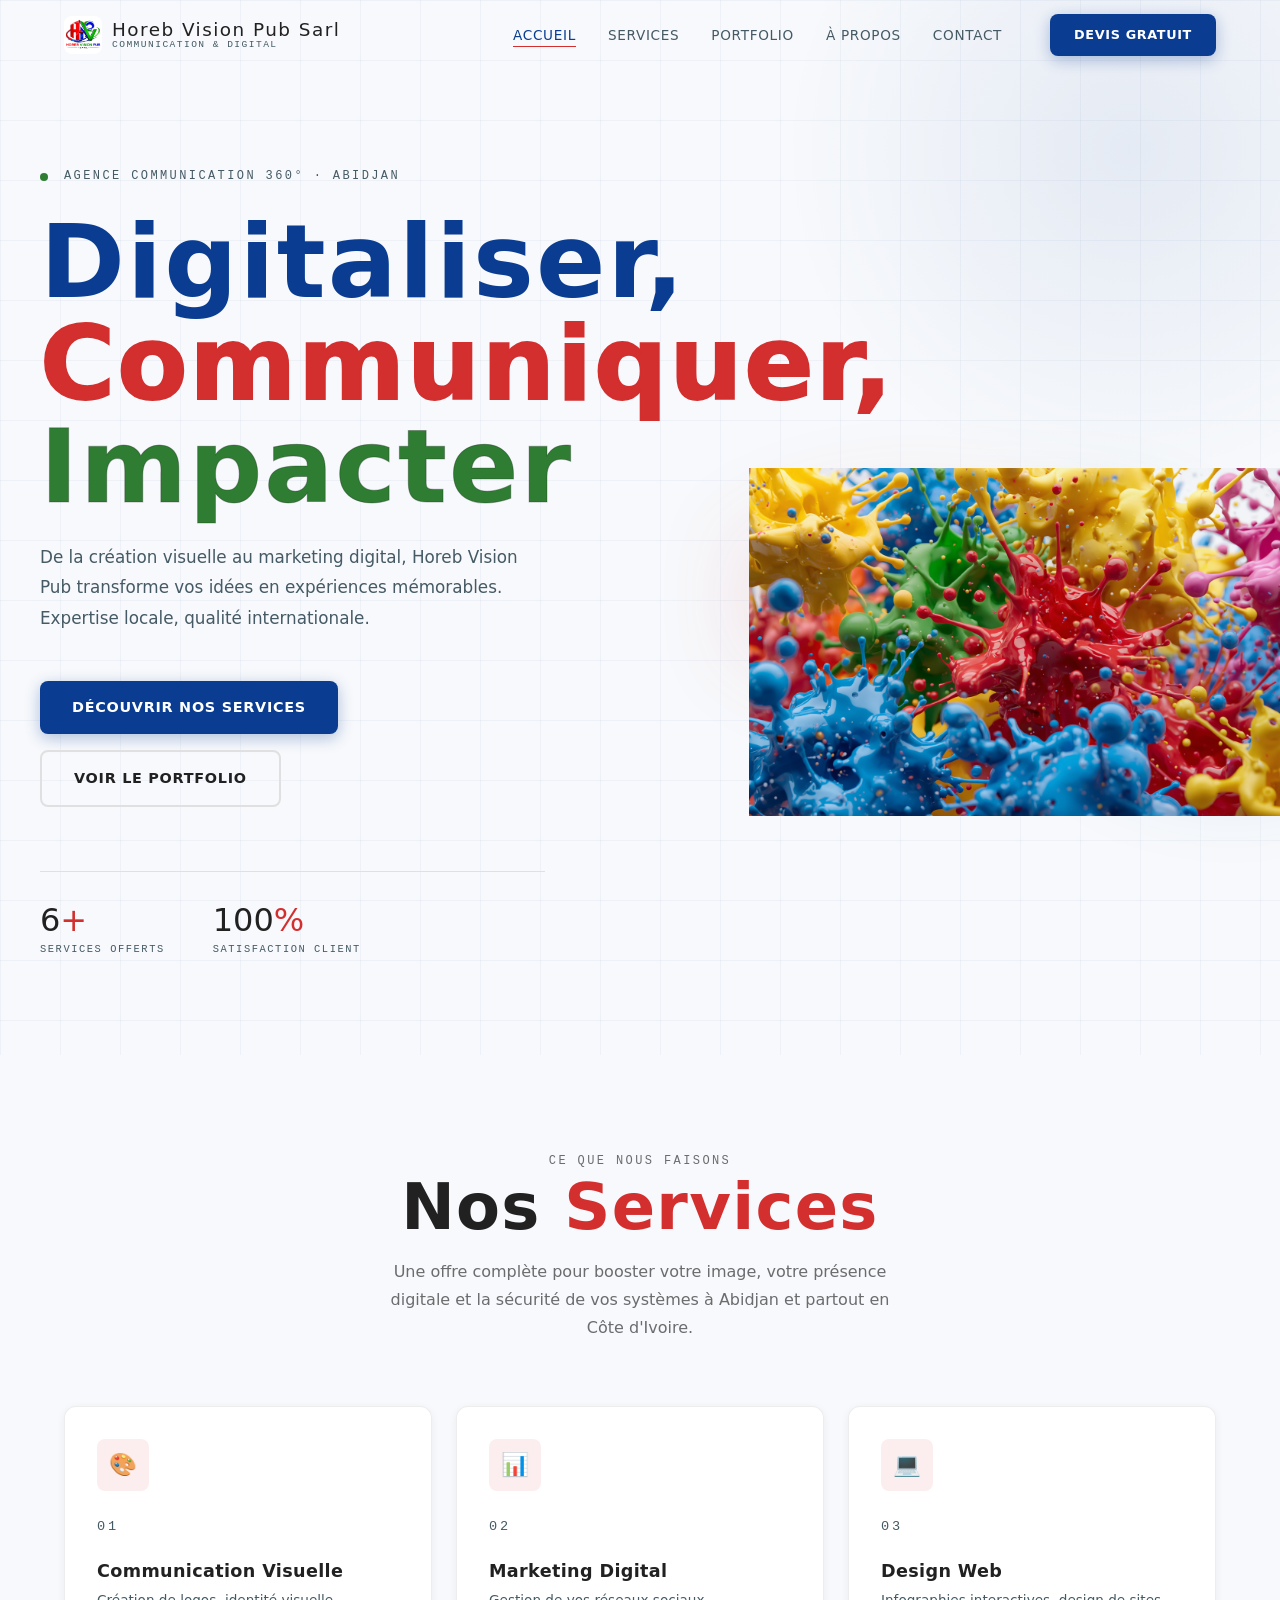
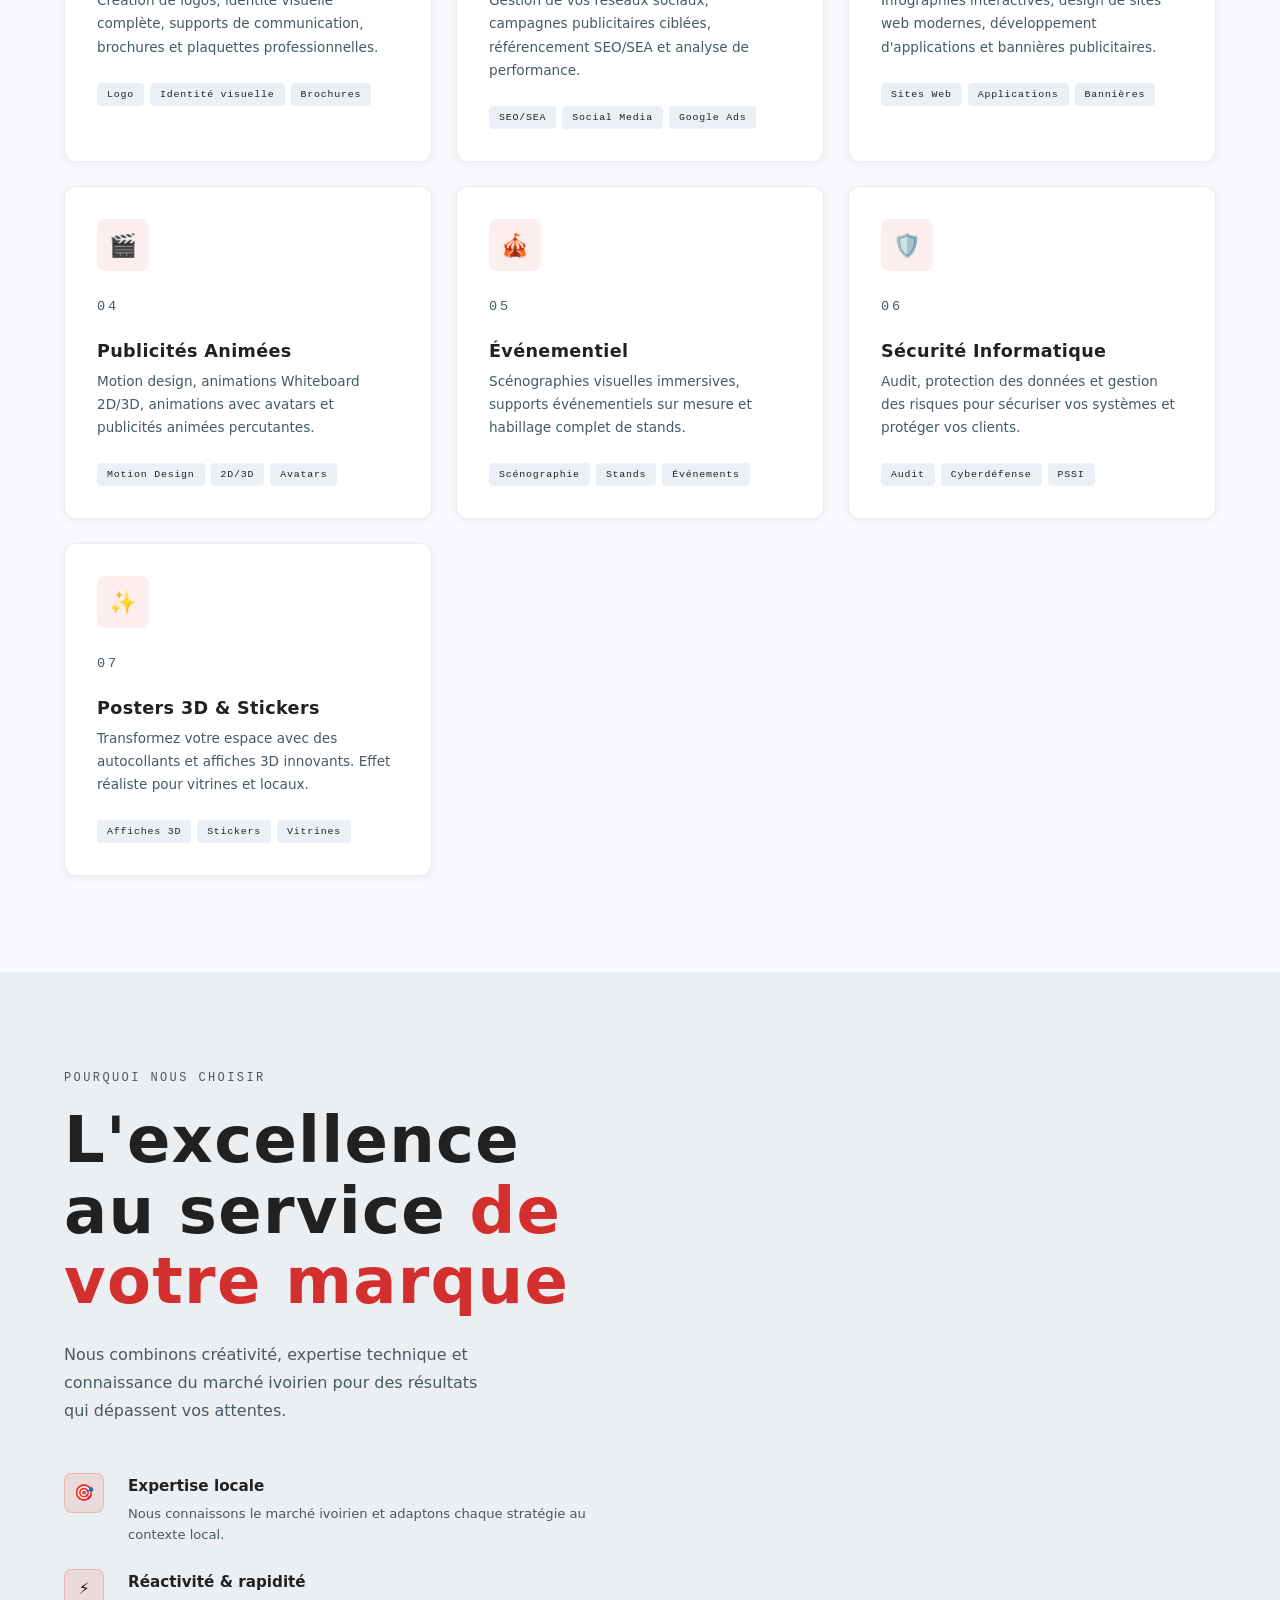
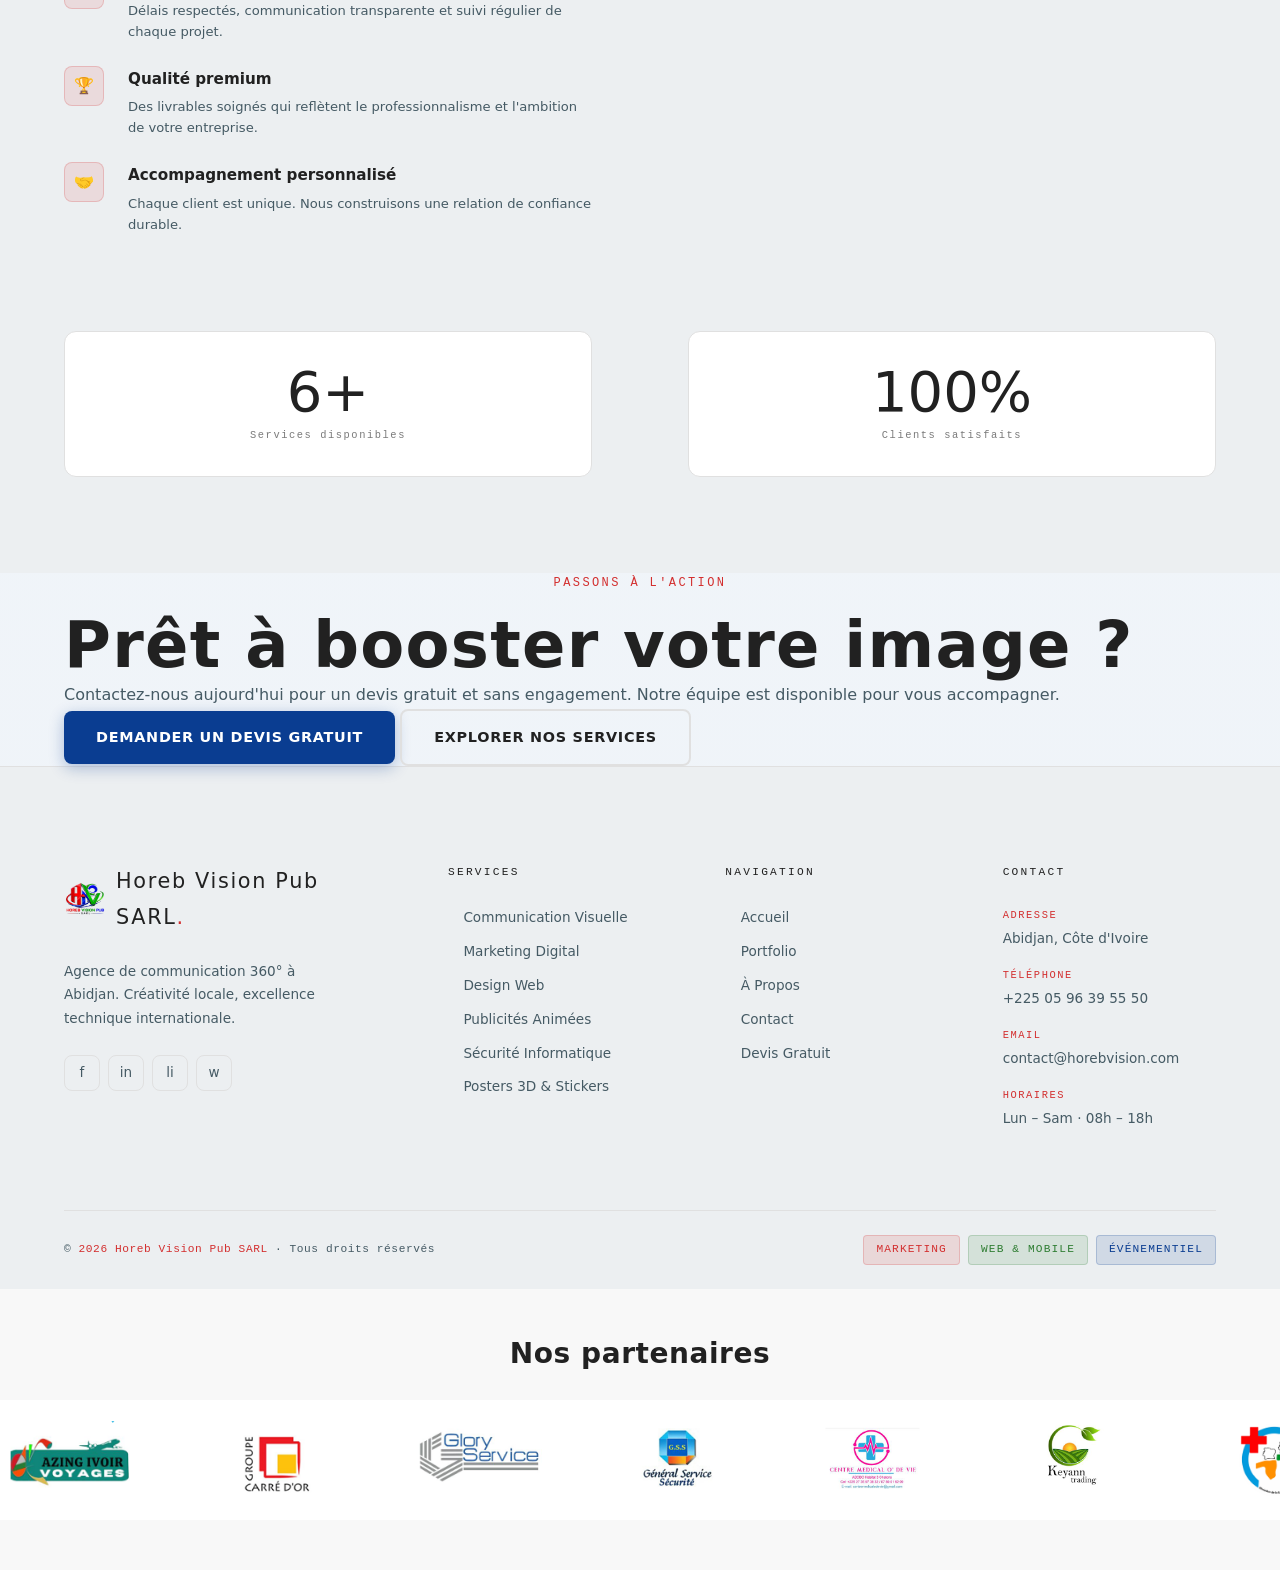
<file: index.html>
<!DOCTYPE html>
<html lang="fr">

<head>
  <meta charset="UTF-8">
  <meta name="viewport" content="width=device-width, initial-scale=1.0">
  <title>Horeb Vision Pub — Communication & Digital · Abidjan</title>
  <meta name="description"
    content="Agence de communication 360° à Abidjan. Marketing digital, design web, communication visuelle, publicités animées et bien plus.">
  <style>
    /* ============================================
   VARIABLES CSS — HOREB VISION PUB
   Palette moderne et cohérente
   ============================================ */

    :root {
      /* ── PALETTE OFFICIELLE ── */
      --primary: #0A3D91;
      /* Bleu profond : titres, liens, boutons */
      --secondary: #D32F2F;
      /* Rouge doux : accents, hover principaux */
      --accent: #2E7D32;
      /* Vert moderne : validation, petites icônes */
      --light-bg: #F7F9FC;
      /* Fond global clair */
      --light-grey: #ECEFF1;
      /* Fond de sections */
      --text-dark: #212121;
      /* Texte principal */
      --text-grey: #455A64;
      /* Texte secondaire */

      /* ── COULEURS PRINCIPALES (mises à jour) ── */
      --hvp-red: var(--secondary);
      /* Rouge doux — CTA, accents */
      --hvp-green: var(--accent);
      /* Vert moderne — succès, validation */
      --hvp-blue: var(--primary);
      /* Bleu profond — confiance, tech */
      --hvp-black: var(--text-dark);
      /* Noir — texte principal */
      --hvp-white: var(--light-bg);
      /* Blanc cassé — fonds clairs */

      /* ── COULEURS SECONDAIRES ── */
      --hvp-gray: var(--light-grey);
      /* Fond sections clair */
      --hvp-gray-2: #FFFFFF;
      /* Fond cards blanc */
      --hvp-muted: var(--text-grey);
      /* Texte discret */
      --hvp-border: #E0E0E0;
      /* Bordures subtiles */

      /* ── DÉGRADÉS ── */
      --hvp-gradient-red: linear-gradient(135deg, var(--secondary), #B71C1C);
      --hvp-gradient-dark: linear-gradient(160deg, var(--light-bg) 0%, var(--light-grey) 100%);
      --hvp-gradient-tri: linear-gradient(135deg, rgba(46, 125, 50, .3), rgba(10, 61, 145, .3), rgba(211, 47, 47, .3));

      /* ── TYPOGRAPHIE ── */
      --font-display: system-ui, -apple-system, BlinkMacSystemFont, "Segoe UI", sans-serif;
      /* Titres grands, headers */
      --font-body: system-ui, -apple-system, BlinkMacSystemFont, "Segoe UI", sans-serif;
      /* Texte courant */
      --font-mono: ui-monospace, SFMono-Regular, Menlo, Monaco, Consolas, "Liberation Mono", "Courier New", monospace;
      /* Labels, codes */

      /* ── ESPACEMENTS (grille de 8px) ── */
      --space-xs: 8px;
      --space-sm: 16px;
      --space-md: 24px;
      --space-lg: 32px;
      --space-xl: 48px;
      --space-2xl: 64px;
      --space-3xl: 96px;

      /* ── BORDURES ── */
      --radius-sm: 4px;
      --radius-md: 8px;
      --radius-lg: 12px;

      /* ── TRANSITIONS ── */
      --transition-fast: 0.15s ease;
      --transition-base: 0.25s ease;
      --transition-slow: 0.4s ease;

      /* ── OMBRES ── */
      --shadow-red: 0 4px 16px rgba(211, 47, 47, 0.2);
      --shadow-card: 0 2px 12px rgba(0, 0, 0, 0.1);
      --shadow-hover: 0 8px 32px rgba(0, 0, 0, 0.15);
      --shadow-glow: 0 0 20px rgba(10, 61, 145, 0.3);

      /* ── ANIMATIONS ── */
      --anim-duration-fast: 0.15s;
      --anim-duration-base: 0.25s;
      --anim-duration-slow: 0.4s;
      --anim-easing: cubic-bezier(0.4, 0, 0.2, 1);
      --anim-easing-bounce: cubic-bezier(0.68, -0.55, 0.265, 1.55);
      --shadow-sm: 0 1px 4px rgba(0, 0, 0, 0.1);

      /* ── LAYOUT ── */
      --max-width: 1200px;
      --navbar-height: 70px;
    }

    /* ============================================
   BASE CSS — RESET & STYLES GÉNÉRAUX
   Horeb Vision Pub
   ============================================ */

    /* ── RESET ── */
    *,
    *::before,
    *::after {
      box-sizing: border-box;
      margin: 0;
      padding: 0;
    }

    html {
      font-size: 16px;
      scroll-behavior: smooth;
      -webkit-font-smoothing: antialiased;
    }

    body {
      font-family: var(--font-body), system-ui, -apple-system, BlinkMacSystemFont, "Segoe UI", sans-serif;
      background: linear-gradient(180deg, var(--light-bg) 0%, #eef3f8 100%);
      color: var(--text-dark);
      line-height: 1.75;
      font-size: 16px;
      text-rendering: optimizeLegibility;
      overflow-x: hidden;
    }

    img {
      max-width: 100%;
      display: block;
    }

    a {
      text-decoration: none;
      color: inherit;
    }

    ul,
    ol {
      list-style: none;
    }

    button {
      cursor: pointer;
      border: none;
      background: none;
      font-family: var(--font-body);
    }

    /* ── CONTENEUR PRINCIPAL ── */
    .container {
      width: 100%;
      max-width: var(--max-width);
      margin: 0 auto;
      padding: 0 var(--space-md);
    }

    /* ── TYPOGRAPHIE GÉNÉRALE ── */
    h1,
    h2,
    h3,
    h4,
    h5,
    h6 {
      font-family: var(--font-display);
      line-height: 1.1;
      letter-spacing: 0.02em;
    }

    h1 {
      font-size: clamp(3rem, 8vw, 7rem);
    }

    h2 {
      font-size: clamp(2rem, 5vw, 4rem);
    }

    h3 {
      font-size: clamp(1.2rem, 3vw, 1.8rem);
    }

    p {
      font-size: 1rem;
      line-height: 1.75;
      color: var(--text-grey);
    }

    /* ── CLASSES UTILITAIRES ── */
    .text-primary {
      color: var(--primary);
    }

    .text-secondary {
      color: var(--secondary);
    }

    .text-accent {
      color: var(--accent);
    }

    .text-muted {
      color: var(--text-grey);
    }

    .section {
      padding: var(--space-3xl) 0;
    }

    .section-label {
      font-family: var(--font-mono);
      font-size: 0.75rem;
      letter-spacing: 0.2em;
      color: var(--secondary);
      text-transform: uppercase;
      margin-bottom: var(--space-sm);
    }

    .section-title {
      margin-bottom: var(--space-xl);
    }

    .section-title span {
      color: var(--secondary);
    }

    .section-label.centered {
      justify-content: center;
      display: flex;
    }

    /* ── BOUTONS ── */
    .btn {
      display: inline-flex;
      align-items: center;
      gap: var(--space-xs);
      padding: 14px 32px;
      font-family: var(--font-body);
      font-weight: 600;
      font-size: 0.9rem;
      letter-spacing: 0.05em;
      border-radius: var(--radius-md);
      transition: all 0.3s cubic-bezier(0.4, 0, 0.2, 1);
      text-transform: uppercase;
      position: relative;
      overflow: hidden;
      cursor: pointer;
      text-decoration: none;
    }

    .btn::before {
      content: '';
      position: absolute;
      top: 0;
      left: -100%;
      width: 100%;
      height: 100%;
      background: linear-gradient(90deg, transparent, rgba(255, 255, 255, 0.2), transparent);
      transition: left 0.5s ease;
    }

    .btn:hover::before {
      left: 100%;
    }

    .btn:active {
      transform: scale(0.98);
    }

    .btn-primary {
      background: var(--primary);
      color: white;
      box-shadow: 0 4px 15px rgba(10, 61, 145, 0.3);
    }

    .btn-primary:hover {
      background: linear-gradient(135deg, var(--primary), #003d91);
      transform: translateY(-3px) scale(1.02);
      box-shadow: 0 12px 30px rgba(10, 61, 145, 0.4);
    }

    .btn-primary:active {
      transform: translateY(-1px) scale(0.98);
      box-shadow: 0 2px 10px rgba(10, 61, 145, 0.3);
    }

    .btn-outline {
      border: 2px solid #E0E0E0;
      color: var(--text-dark);
      background: transparent;
      position: relative;
    }

    .btn-outline::after {
      content: '';
      position: absolute;
      bottom: 0;
      left: 0;
      width: 0;
      height: 2px;
      background: var(--secondary);
      transition: width 0.3s ease;
    }

    .btn-outline:hover {
      border-color: var(--secondary);
      color: var(--secondary);
      transform: translateY(-3px) scale(1.02);
      box-shadow: 0 8px 20px rgba(211, 47, 47, 0.2);
    }

    .btn-outline:hover::after {
      width: 100%;
    }

    .btn-outline:active {
      transform: translateY(-1px) scale(0.98);
    }

    /* ── BADGE / TAG ── */
    .badge {
      display: inline-block;
      font-family: var(--font-mono);
      font-size: 0.7rem;
      letter-spacing: 0.1em;
      padding: 4px 12px;
      border-radius: var(--radius-sm);
      text-transform: uppercase;
    }

    .badge-red {
      background: rgba(211, 47, 47, .12);
      color: var(--secondary);
      border: 1px solid rgba(211, 47, 47, .2);
    }

    .badge-green {
      background: rgba(46, 125, 50, .12);
      color: var(--accent);
      border: 1px solid rgba(46, 125, 50, .2);
    }

    .badge-blue {
      background: rgba(10, 61, 145, .12);
      color: var(--primary);
      border: 1px solid rgba(10, 61, 145, .2);
    }

    /* ── FORMULAIRES ── */
    .form-group {
      margin-bottom: var(--space-md);
    }

    .form-label {
      display: block;
      font-family: var(--font-mono);
      font-size: 0.75rem;
      letter-spacing: 0.1em;
      color: var(--text-grey);
      text-transform: uppercase;
      margin-bottom: var(--space-xs);
      transition: color 0.3s ease;
    }

    .form-input,
    .form-select,
    .form-textarea {
      width: 100%;
      padding: 12px 16px;
      border: 2px solid #E0E0E0;
      border-radius: var(--radius-md);
      font-family: var(--font-body);
      font-size: 0.95rem;
      color: var(--text-dark);
      background: white;
      transition: all 0.3s cubic-bezier(0.4, 0, 0.2, 1);
      outline: none;
      position: relative;
    }

    .form-input::placeholder,
    .form-textarea::placeholder {
      color: var(--text-grey);
      transition: all 0.3s ease;
    }

    .form-input:focus,
    .form-select:focus,
    .form-textarea:focus {
      border-color: var(--secondary);
      box-shadow: 0 0 0 3px rgba(211, 47, 47, 0.1);
      transform: translateY(-2px);
    }

    .form-input:focus::placeholder,
    .form-textarea:focus::placeholder {
      color: transparent;
      transform: translateX(10px);
      opacity: 0;
    }

    .form-input:hover,
    .form-select:hover,
    .form-textarea:hover {
      border-color: rgba(211, 47, 47, 0.5);
    }

    .form-textarea {
      resize: vertical;
      min-height: 120px;
    }

    .form-submit-btn {
      background: var(--secondary);
      color: white;
      border: none;
      padding: 14px 28px;
      border-radius: var(--radius-md);
      font-family: var(--font-body);
      font-weight: 600;
      font-size: 0.9rem;
      letter-spacing: 0.05em;
      text-transform: uppercase;
      cursor: pointer;
      transition: all 0.3s cubic-bezier(0.4, 0, 0.2, 1);
      position: relative;
      overflow: hidden;
    }

    .form-submit-btn::before {
      content: '';
      position: absolute;
      top: 0;
      left: -100%;
      width: 100%;
      height: 100%;
      background: linear-gradient(90deg, transparent, rgba(255, 255, 255, 0.2), transparent);
      transition: left 0.5s ease;
    }

    .form-submit-btn:hover {
      background: linear-gradient(135deg, var(--secondary), #be4949);
      transform: translateY(-2px) scale(1.02);
      box-shadow: 0 8px 20px rgba(211, 47, 47, 0.3);
    }

    .form-submit-btn:hover::before {
      left: 100%;
    }

    .form-submit-btn:active {
      transform: translateY(0) scale(0.98);
    }

    /* Animations de validation de formulaire */
    .form-input.valid {
      border-color: var(--accent);
      box-shadow: 0 0 0 3px rgba(46, 125, 50, 0.1);
      animation: bounceIn 0.5s ease;
    }

    .form-input.invalid {
      border-color: var(--secondary);
      box-shadow: 0 0 0 3px rgba(211, 47, 47, 0.1);
      animation: shake 0.5s ease;
    }

    @keyframes shake {

      0%,
      100% {
        transform: translateX(0);
      }

      25% {
        transform: translateX(-5px);
      }

      75% {
        transform: translateX(5px);
      }
    }

    /* ── EFFETS SPÉCIAUX ── */
    .ripple-effect {
      position: absolute;
      border-radius: 50%;
      background: rgba(255, 255, 255, 0.3);
      transform: scale(0);
      animation: ripple 0.6s linear;
      pointer-events: none;
    }

    @keyframes ripple {
      to {
        transform: scale(4);
        opacity: 0;
      }
    }

    .floating-particle {
      animation: float-particle 15s linear infinite;
    }

    @keyframes float-particle {
      0% {
        transform: translateY(100vh) rotate(0deg);
        opacity: 0;
      }

      10% {
        opacity: 1;
      }

      90% {
        opacity: 1;
      }

      100% {
        transform: translateY(-100px) rotate(360deg);
        opacity: 0;
      }
    }

    /* États de formulaire */
    .form-group.focused .form-label {
      color: var(--secondary);
      transform: translateY(-2px);
    }

    .form-group.focused .form-input,
    .form-group.focused .form-textarea,
    .form-group.focused .form-select {
      transform: translateY(-2px);
    }

    /* ── SECTIONS ALTERNÉES ── */
    .section-dark {
      background: var(--text-dark);
      color: white;
    }

    .section-gray {
      background: var(--light-grey);
      color: var(--text-dark);
    }

    .section-light {
      background: var(--light-bg);
      color: var(--text-dark);
    }

    .section-light p {
      color: rgba(33, 33, 33, 0.75);
    }

    .section-light h2,
    .section-light h3 {
      color: var(--text-dark);
    }

    /* ── ANIMATIONS GLOBALES ── */
    @keyframes fadeInUp {
      from {
        opacity: 0;
        transform: translateY(30px);
      }

      to {
        opacity: 1;
        transform: translateY(0);
      }
    }

    @keyframes fadeInLeft {
      from {
        opacity: 0;
        transform: translateX(-30px);
      }

      to {
        opacity: 1;
        transform: translateX(0);
      }
    }

    @keyframes fadeInRight {
      from {
        opacity: 0;
        transform: translateX(30px);
      }

      to {
        opacity: 1;
        transform: translateX(0);
      }
    }

    @keyframes scaleIn {
      from {
        opacity: 0;
        transform: scale(0.9);
      }

      to {
        opacity: 1;
        transform: scale(1);
      }
    }

    @keyframes slideInUp {
      from {
        opacity: 0;
        transform: translateY(50px);
      }

      to {
        opacity: 1;
        transform: translateY(0);
      }
    }

    @keyframes bounceIn {
      0% {
        opacity: 0;
        transform: scale(0.3);
      }

      50% {
        opacity: 1;
        transform: scale(1.05);
      }

      70% {
        transform: scale(0.9);
      }

      100% {
        opacity: 1;
        transform: scale(1);
      }
    }

    @keyframes glow {

      0%,
      100% {
        box-shadow: 0 0 20px rgba(10, 61, 145, 0.3);
      }

      50% {
        box-shadow: 0 0 30px rgba(10, 61, 145, 0.6);
      }
    }

    @keyframes shimmer {
      0% {
        background-position: -200% 0;
      }

      100% {
        background-position: 200% 0;
      }
    }

    @keyframes rotateIn {
      from {
        opacity: 0;
        transform: rotate(-10deg) scale(0.9);
      }

      to {
        opacity: 1;
        transform: rotate(0deg) scale(1);
      }
    }

    @keyframes float {

      0%,
      100% {
        transform: translateY(0);
      }

      50% {
        transform: translateY(-6px);
      }
    }

    @keyframes pulse {

      0%,
      100% {
        opacity: 1;
        transform: scale(1);
      }

      50% {
        opacity: 0.7;
        transform: scale(1.03);
      }
    }

    @keyframes spin {
      to {
        transform: rotate(360deg);
      }
    }

    /* Classes d'animation utilitaires */
    .animate-fade-in-up {
      animation: fadeInUp 0.8s ease forwards;
    }

    .animate-fade-in-left {
      animation: fadeInLeft 0.8s ease forwards;
    }

    .animate-fade-in-right {
      animation: fadeInRight 0.8s ease forwards;
    }

    .animate-scale-in {
      animation: scaleIn 0.6s ease forwards;
    }

    .animate-slide-in-up {
      animation: slideInUp 0.8s ease forwards;
    }

    .animate-bounce-in {
      animation: bounceIn 0.8s ease forwards;
    }

    .animate-rotate-in {
      animation: rotateIn 0.7s ease forwards;
    }

    .animate-float {
      animation: float 4s ease-in-out infinite;
    }

    .animate-pulse {
      animation: pulse 2s ease-in-out infinite;
    }

    .animate-glow {
      animation: glow 2s ease-in-out infinite;
    }

    /* Animations au survol */
    .hover-lift {
      transition: all 0.3s cubic-bezier(0.4, 0, 0.2, 1);
    }

    .hover-lift:hover {
      transform: translateY(-8px) scale(1.02);
      box-shadow: 0 12px 32px rgba(0, 0, 0, 0.15);
    }

    .hover-glow:hover {
      box-shadow: 0 0 25px rgba(10, 61, 145, 0.4);
      transform: scale(1.05);
    }

    .hover-color-shift {
      transition: all 0.3s ease;
    }

    .hover-color-shift:hover {
      background: linear-gradient(135deg, var(--secondary), var(--accent));
      color: white;
      transform: scale(1.05);
    }

    .hover-shadow {
      transition: box-shadow 0.3s ease;
    }

    .hover-shadow:hover {
      box-shadow: 0 8px 25px rgba(0, 0, 0, 0.2);
    }

    /* Animations de clic */
    .click-ripple {
      position: relative;
      overflow: hidden;
    }

    .click-ripple::before {
      content: '';
      position: absolute;
      top: 50%;
      left: 50%;
      width: 0;
      height: 0;
      border-radius: 50%;
      background: rgba(255, 255, 255, 0.3);
      transform: translate(-50%, -50%);
      transition: width 0.6s, height 0.6s;
    }

    .click-ripple:active::before {
      width: 300px;
      height: 300px;
    }

    /* Animations décoratives */
    .decorative-pulse {
      animation: pulse 3s ease-in-out infinite;
    }

    .decorative-float {
      animation: float 5s ease-in-out infinite;
    }

    .decorative-rotate {
      animation: spin 8s linear infinite;
    }

    .shimmer-effect {
      background: linear-gradient(90deg, transparent, rgba(255, 255, 255, 0.4), transparent);
      background-size: 200% 100%;
      animation: shimmer 2s infinite;
    }

    /* ── CHARGEMENT DE PAGE ── */
    body:not(.loaded) {
      opacity: 0;
      transform: translateY(20px);
      transition: all 0.6s ease;
    }

    body.loaded {
      opacity: 1;
      transform: translateY(0);
    }

    /* Loading spinner */
    .loading-spinner {
      position: fixed;
      top: 50%;
      left: 50%;
      transform: translate(-50%, -50%);
      width: 40px;
      height: 40px;
      border: 3px solid rgba(10, 61, 145, 0.1);
      border-top: 3px solid var(--primary);
      border-radius: 50%;
      animation: spin 1s linear infinite;
      z-index: 9999;
    }

    /* ============================================
   NAVBAR — HOREB VISION PUB
   ============================================ */

    .navbar {
      position: fixed;
      top: 0;
      left: 0;
      width: 100%;
      height: var(--navbar-height);
      z-index: 1000;
      transition: background var(--transition-base), box-shadow var(--transition-base);
    }

    /* Quand on scroll, la navbar devient opaque */
    .navbar.scrolled {
      background: rgba(255, 255, 255, 0.95);
      backdrop-filter: blur(12px);
      -webkit-backdrop-filter: blur(12px);
      box-shadow: 0 1px 0 #E0E0E0;
    }

    .navbar-inner {
      display: flex;
      align-items: center;
      justify-content: space-between;
      height: 100%;
    }

    /* ── LOGO ── */
    .navbar-logo {
      display: flex;
      align-items: center;
      gap: 10px;
      text-decoration: none;
    }

    .navbar-logo-icon {
      width: 38px;
      height: 38px;
      background: white;
      border-radius: var(--radius-md);
      display: flex;
      align-items: center;
      justify-content: center;
      font-family: var(--font-display);
      font-size: 1.1rem;
      color: white;
      letter-spacing: 0.05em;
      flex-shrink: 0;
    }

    .navbar-logo-text {
      display: flex;
      flex-direction: column;
      line-height: 1.1;
    }

    .navbar-logo-name {
      font-family: var(--font-display);
      font-size: 1.15rem;
      color: var(--text-dark);
      letter-spacing: 0.08em;
    }

    .navbar-logo-sub {
      font-family: var(--font-mono);
      font-size: 0.6rem;
      color: var(--text-grey);
      letter-spacing: 0.15em;
      text-transform: uppercase;
    }

    /* ── MENU DESKTOP ── */
    .navbar-menu {
      display: flex;
      align-items: center;
      gap: var(--space-xl);
    }

    .navbar-links {
      display: flex;
      align-items: center;
      gap: var(--space-lg);
    }

    .navbar-link {
      font-family: var(--font-body);
      font-size: 0.85rem;
      font-weight: 500;
      color: var(--text-grey);
      letter-spacing: 0.05em;
      text-transform: uppercase;
      transition: color var(--transition-fast);
      position: relative;
    }

    .navbar-link::after {
      content: '';
      position: absolute;
      bottom: -4px;
      left: 0;
      width: 0;
      height: 1px;
      background: var(--secondary);
      transition: width var(--transition-base);
    }

    .navbar-link:hover {
      color: var(--primary);
    }

    .navbar-link:hover::after,
    .navbar-link.active::after {
      width: 100%;
    }

    .navbar-link.active {
      color: var(--primary);
    }

    /* ── BOUTON CTA NAVBAR ── */
    .navbar-cta {
      padding: 10px 24px;
      font-size: 0.8rem;
    }

    /* ── MENU BURGER (mobile) ── */
    .navbar-burger {
      display: none;
      flex-direction: column;
      gap: 5px;
      padding: 8px;
      cursor: pointer;
      background: none;
      border: none;
      z-index: 1001;
    }

    .navbar-burger span {
      display: block;
      width: 24px;
      height: 2px;
      background: var(--text-dark);
      border-radius: 2px;
      transition: all var(--transition-base);
      transform-origin: center;
    }

    /* Animation burger → croix */
    .navbar-burger.open span:nth-child(1) {
      transform: translateY(7px) rotate(45deg);
    }

    .navbar-burger.open span:nth-child(2) {
      opacity: 0;
      transform: scaleX(0);
    }

    .navbar-burger.open span:nth-child(3) {
      transform: translateY(-7px) rotate(-45deg);
    }

    /* ── MENU MOBILE ── */
    .navbar-mobile {
      display: none;
      position: fixed;
      top: var(--navbar-height);
      left: 0;
      width: 100%;
      background: rgba(255, 255, 255, 0.98);
      backdrop-filter: blur(16px);
      padding: var(--space-md) var(--space-md) var(--space-xl);
      border-top: 1px solid #E0E0E0;
      box-shadow: 0 18px 48px rgba(0, 0, 0, 0.08);
      flex-direction: column;
      gap: var(--space-xs);
      transform: translateY(-10px);
      opacity: 0;
      transition: all var(--transition-base);
      z-index: 1000;
    }

    .navbar-mobile.open {
      display: flex;
      transform: translateY(0);
      opacity: 1;
    }

    .navbar-mobile-link {
      font-family: var(--font-body);
      font-size: 1rem;
      font-weight: 500;
      color: var(--text-dark);
      padding: var(--space-sm) 0;
      border-bottom: 1px solid #E0E0E0;
      transition: color var(--transition-fast);
      letter-spacing: 0.05em;
    }

    .navbar-mobile-link:hover {
      color: var(--primary);
    }

    .navbar-mobile .btn {
      margin-top: var(--space-sm);
      text-align: center;
      justify-content: center;
    }

    /* ── RESPONSIVE ── */
    @media (max-width: 900px) {
      .navbar-menu {
        display: none;
      }

      .navbar-burger {
        display: flex;
      }
    }

    /* ============================================
   FOOTER — HOREB VISION PUB
   ============================================ */

    .footer {
      background: var(--light-grey);
      border-top: 1px solid #E0E0E0;
      padding-top: var(--space-3xl);
    }

    /* ── PARTIE HAUTE DU FOOTER ── */
    .footer-top {
      display: grid;
      grid-template-columns: 1.5fr 1fr 1fr 1fr;
      gap: var(--space-2xl);
      padding-bottom: var(--space-2xl);
      border-bottom: 1px solid #E0E0E0;
    }

    /* ── COLONNE MARQUE ── */
    .footer-brand-col {}

    .footer-logo {
      display: flex;
      align-items: center;
      gap: 10px;
      margin-bottom: var(--space-md);
    }

    .footer-logo-icon {
      width: 42px;
      height: 42px;
      background: none;
      border-radius: var(--radius-md);
      display: flex;
      align-items: center;
      justify-content: center;
      font-family: var(--font-display);
      font-size: 1.2rem;
      color: white;
      flex-shrink: 0;
    }

    .footer-logo-name {
      font-family: var(--font-display);
      font-size: 1.3rem;
      color: var(--text-dark);
      letter-spacing: 0.08em;
    }

    .footer-logo-name span {
      color: var(--secondary);
    }

    .footer-desc {
      font-size: 0.85rem;
      color: var(--text-grey);
      line-height: 1.75;
      margin-bottom: var(--space-md);
      max-width: 280px;
    }

    .footer-social {
      display: flex;
      gap: var(--space-xs);
    }

    .footer-social-link {
      width: 36px;
      height: 36px;
      border: 1px solid #E0E0E0;
      border-radius: var(--radius-md);
      display: flex;
      align-items: center;
      justify-content: center;
      font-size: 0.85rem;
      color: var(--text-grey);
      transition: all var(--transition-fast);
    }

    .footer-social-link:hover {
      border-color: var(--secondary);
      color: var(--secondary);
      background: rgba(211, 47, 47, 0.08);
    }

    /* ── COLONNES LIENS ── */
    .footer-col-title {
      font-family: var(--font-mono);
      font-size: 0.7rem;
      letter-spacing: 0.2em;
      color: var(--text-dark);
      text-transform: uppercase;
      margin-bottom: var(--space-md);
    }

    .footer-links {
      display: flex;
      flex-direction: column;
      gap: 10px;
    }

    .footer-link {
      font-size: 0.85rem;
      color: var(--text-grey);
      transition: color var(--transition-fast);
      display: flex;
      align-items: center;
      gap: 6px;
    }

    .footer-link::before {
      content: '→';
      font-size: 0.7rem;
      color: var(--secondary);
      opacity: 0;
      transform: translateX(-4px);
      transition: all var(--transition-fast);
    }

    .footer-link:hover {
      color: var(--text-dark);
    }

    .footer-link:hover::before {
      opacity: 1;
      transform: translateX(0);
    }

    /* ── CONTACT INFOS ── */
    .footer-contact-item {
      display: flex;
      flex-direction: column;
      gap: 2px;
      margin-bottom: var(--space-sm);
    }

    .footer-contact-label {
      font-family: var(--font-mono);
      font-size: 0.65rem;
      letter-spacing: 0.15em;
      color: var(--secondary);
      text-transform: uppercase;
    }

    .footer-contact-value {
      font-size: 0.85rem;
      color: var(--text-grey);
    }

    /* ── PARTIE BASSE DU FOOTER ── */
    .footer-bottom {
      display: flex;
      align-items: center;
      justify-content: space-between;
      padding: var(--space-md) 0;
      flex-wrap: wrap;
      gap: var(--space-sm);
    }

    .footer-copy {
      font-family: var(--font-mono);
      font-size: 0.7rem;
      color: var(--text-grey);
      letter-spacing: 0.05em;
    }

    .footer-copy span {
      color: var(--secondary);
    }

    .footer-badges {
      display: flex;
      gap: var(--space-xs);
    }

    /* ── RESPONSIVE ── */
    @media (max-width: 900px) {
      .footer-top {
        grid-template-columns: 1fr 1fr;
        gap: var(--space-lg);
      }
    }

    @media (max-width: 600px) {
      .footer-top {
        grid-template-columns: 1fr;
      }

      .footer-bottom {
        flex-direction: column;
        align-items: flex-start;
      }
    }

    .sponsors {
      padding: 50px 0;
      background: #f8f8f8;
      text-align: center;
    }

    .sponsors h2 {
      margin-bottom: 30px;
      font-size: 28px;
      font-weight: bold;
    }

    .sponsor-slider {
      overflow: hidden;
      position: static;
      width: 100%;
      background: white;
      padding: 20px 0;
    }

    .sponsor-track {
      display: flex;
      gap: 50px;
      width: max-content;
      animation: scroll 20s linear infinite;
    }

    .sponsor-track img {
      width: 150px;
      height: 80px;
      object-fit: contain;

      transition: 0.3s;
    }

    .sponsor-track img:hover {
      filter: grayscale(0%);
      transform: scale(1.05);
    }

    @keyframes scroll {
      0% {
        transform: translateX(0);
      }

      100% {
        transform: translateX(-50%);
      }
    }


    /* ============================================
   HOME.CSS — PAGE D'ACCUEIL
   Horeb Vision Pub
   ============================================ */

    /* ══════════════════════════════════════════
   1. HERO SECTION
══════════════════════════════════════════ */
    .hero {
      min-height: 100vh;
      padding-top: var(--navbar-height);
      background: var(--light-bg);
      position: relative;
      overflow: hidden;
      display: flex;
      align-items: center;
    }

    /* Grille décorative en arrière-plan */
    .hero::before {
      content: '';
      position: absolute;
      inset: 0;
      background-image:
        linear-gradient(rgba(10, 61, 145, 0.04) 1px, transparent 1px),
        linear-gradient(90deg, rgba(10, 61, 145, 0.04) 1px, transparent 1px);
      background-size: 60px 60px;
      pointer-events: none;
    }

    /* Cercle lumineux bleu en arrière-plan */
    .hero::after {
      content: '';
      position: absolute;
      top: -200px;
      right: -200px;
      width: 700px;
      height: 700px;
      background: radial-gradient(circle, rgba(10, 61, 145, 0.08) 0%, transparent 70%);
      pointer-events: none;
    }

    .hero-inner {
      display: grid;
      grid-template-columns: minmax(0, 0.88fr) minmax(0, 1.12fr);
      align-items: center;
      gap: clamp(var(--space-lg), 4vw, var(--space-2xl));
      padding: var(--space-3xl) 0;
      position: relative;
      z-index: 1;
    }

    /* ── CÔTÉ GAUCHE : TEXTE ── */
    .hero-label {
      display: flex;
      align-items: center;
      gap: var(--space-sm);
      margin-bottom: var(--space-md);
    }

    .hero-label-dot {
      width: 8px;
      height: 8px;
      background: var(--accent);
      border-radius: 50%;
      animation: pulse 2s infinite;
    }

    .hero-label-text {
      font-family: var(--font-mono);
      font-size: 0.75rem;
      letter-spacing: 0.2em;
      color: var(--text-grey);
      text-transform: uppercase;
    }

    .hero-title {
      margin-bottom: var(--space-md);
      line-height: 1;
    }

    .hero-title-line1 {
      display: block;
      color: var(--primary);
    }

    .hero-title-line2 {
      display: block;
      color: var(--secondary);
      -webkit-text-stroke: 2px var(--secondary);
    }

    .hero-title-line3 {
      display: block;
      color: var(--accent);
      -webkit-text-stroke: 1px rgba(33, 33, 33, 0.3);
    }

    .hero-desc {
      font-size: 1.05rem;
      max-width: 480px;
      margin-bottom: var(--space-xl);
      line-height: 1.8;
    }

    .hero-actions {
      display: flex;
      gap: var(--space-sm);
      flex-wrap: wrap;
      margin-bottom: var(--space-2xl);
    }

    /* Stats rapides sous les boutons */
    .hero-stats {
      display: flex;
      gap: var(--space-xl);
      padding-top: var(--space-lg);
      border-top: 1px solid #E0E0E0;
    }

    .hero-stat-number {
      font-family: var(--font-display);
      font-size: 2rem;
      color: var(--text-dark);
      line-height: 1;
      transition: all 0.3s ease;
    }

    .hero-stat-number:hover {
      color: var(--secondary);
      transform: scale(1.1);
    }

    .hero-stat-number span {
      color: var(--secondary);
    }

    .hero-stat-label {
      font-family: var(--font-mono);
      font-size: 0.65rem;
      letter-spacing: 0.15em;
      color: var(--text-grey);
      text-transform: uppercase;
      margin-top: 4px;
    }

    /* ── ANIMATIONS HERO ── */
    .hero-label-dot {
      animation: pulse 2s infinite;
    }

    .hero-title-line1 {
      animation: fadeInLeft 1s ease 0.2s both;
    }

    .hero-title-line2 {
      animation: fadeInRight 1s ease 0.4s both;
    }

    .hero-title-line3 {
      animation: fadeInUp 1.2s ease 0.6s both;
    }

    .hero-desc {
      animation: fadeInUp 1s ease 0.8s both;
    }

    .hero-actions {
      animation: scaleIn 0.8s ease 1s both;
    }

    .hero-stats {
      animation: slideInUp 1s ease 1.2s both;
    }

    .hero-content {
      position: relative;
      z-index: 2;
    }

    /* ── CÔTÉ DROIT : PEINTURE 3D (IMAGE) ── */
    .hero-visual {
      display: flex;
      justify-content: flex-end;
      align-items: center;
      animation: fadeInRight 1.2s ease 0.3s both;
      position: relative;
      min-height: clamp(320px, 52vh, 520px);
      z-index: 1;
      pointer-events: none;
    }

    .hero-paint-wrap {
      position: relative;
      width: min(95%, 620px);
      margin-left: auto;
      right: -120px;
      top: 80px;
      animation: float 6s ease-in-out infinite;
      pointer-events: none;
    }

    .hero-paint-glow {
      position: absolute;
      inset: -12% -8%;
      z-index: 0;
      background:
        radial-gradient(ellipse 70% 60% at 30% 40%, rgba(211, 47, 47, 0.14) 0%, transparent 55%),
        radial-gradient(ellipse 60% 55% at 75% 65%, rgba(10, 61, 145, 0.12) 0%, transparent 50%),
        radial-gradient(ellipse 50% 45% at 55% 30%, rgba(46, 125, 50, 0.1) 0%, transparent 45%);
      filter: blur(24px);
      pointer-events: none;
    }

    .hero-paint-frame {
      position: relative;
      z-index: 1;
      margin: 0;
      width: 100%;
      border-radius: 0;
      background: transparent;
      box-shadow: none;
      transform: none;
      mix-blend-mode: multiply;
      pointer-events: none;
    }

    .hero-paint-frame::before {
      display: none;
    }

    .hero-paint-img {
      width: 100%;
      height: auto;
      min-height: clamp(280px, 42vh, 460px);
      display: block;
      object-fit: contain;
      object-position: center;
      mix-blend-mode: multiply;
      pointer-events: none;
    }

    .hero-card {
      width: 100%;
      max-width: 460px;
      background: #fff;
      border: 1px solid #E0E0E0;
      border-radius: var(--radius-lg);
      padding: var(--space-lg);
      position: relative;
      overflow: hidden;
      transition: all 0.4s cubic-bezier(0.4, 0, 0.2, 1);
      box-shadow: 0 4px 20px rgba(0, 0, 0, 0.08);
    }

    .hero-card:hover {
      transform: translateY(-12px) rotate(1deg);
      box-shadow: 0 20px 40px rgba(0, 0, 0, 0.15);
      border-color: rgba(10, 61, 145, 0.3);
    }

    .hero-card::before {
      content: '';
      position: absolute;
      top: 0;
      left: 0;
      right: 0;
      height: 2px;
      background: linear-gradient(135deg, var(--secondary), #B71C1C);
      animation: shimmer 3s ease-in-out infinite;
    }

    .hero-card-header {
      display: flex;
      align-items: center;
      justify-content: space-between;
      margin-bottom: var(--space-md);
    }

    .hero-card-title {
      font-family: var(--font-mono);
      font-size: 0.7rem;
      letter-spacing: 0.15em;
      color: var(--text-grey);
      text-transform: uppercase;
    }

    .hero-card-status {
      display: flex;
      align-items: center;
      gap: 6px;
      font-family: var(--font-mono);
      font-size: 0.65rem;
      color: var(--accent);
    }

    .hero-card-status::before {
      content: '';
      width: 6px;
      height: 6px;
      background: var(--accent);
      border-radius: 50%;
      animation: pulse 2s infinite;
    }

    /* Services dans la carte */
    .hero-card-services {
      display: flex;
      flex-direction: column;
      gap: 10px;
    }

    .hero-service-item {
      display: flex;
      align-items: center;
      justify-content: space-between;
      padding: 12px var(--space-sm);
      background: rgba(255, 255, 255, 0.03);
      border: 1px solid #E0E0E0;
      border-radius: var(--radius-md);
      transition: all var(--transition-fast);
    }

    .hero-service-item:hover {
      border-color: rgba(211, 47, 47, 0.3);
      background: rgba(211, 47, 47, 0.06);
    }

    .hero-service-left {
      display: flex;
      align-items: center;
      gap: var(--space-sm);
    }

    .hero-service-icon {
      width: 32px;
      height: 32px;
      border-radius: var(--radius-sm);
      display: flex;
      align-items: center;
      justify-content: center;
      font-size: 0.9rem;
      flex-shrink: 0;
    }

    .hero-service-icon.primary {
      background: rgba(10, 61, 145, 0.15);
    }

    .hero-service-icon.secondary {
      background: rgba(211, 47, 47, 0.15);
    }

    .hero-service-icon.accent {
      background: rgba(46, 125, 50, 0.15);
    }

    .hero-service-name {
      font-size: 0.82rem;
      font-weight: 500;
      color: var(--text-dark);
    }

    .hero-service-bar {
      width: 80px;
      height: 3px;
      background: rgba(10, 61, 145, 0.08);
      border-radius: 2px;
      overflow: hidden;
    }

    .hero-service-fill {
      height: 100%;
      border-radius: 2px;
      background: var(--primary);
    }

    .hero-service-fill.secondary {
      background: var(--secondary);
    }

    .hero-service-fill.accent {
      background: var(--accent);
    }

    /* ══════════════════════════════════════════
   2. SECTION SERVICES
══════════════════════════════════════════ */
    .services-section {
      background: var(--light-bg);
      padding: var(--space-3xl) 0;
    }

    .services-header {
      text-align: center;
      margin-bottom: var(--space-2xl);
    }

    .services-header .section-label {
      justify-content: center;
      display: flex;
    }

    .services-header h2 {
      color: var(--text-dark);
      margin-bottom: var(--space-sm);
    }

    .services-header p {
      max-width: 520px;
      margin: 0 auto;
      color: rgba(33, 33, 33, 0.65);
    }

    .services-grid {
      display: grid;
      grid-template-columns: repeat(3, 1fr);
      gap: var(--space-md);
    }

    .service-card {
      background: #fff;
      border: 1px solid rgba(33, 33, 33, 0.08);
      border-radius: var(--radius-lg);
      padding: var(--space-lg);
      transition: all 0.4s cubic-bezier(0.4, 0, 0.2, 1);
      position: relative;
      overflow: hidden;
      cursor: pointer;
      box-shadow: 0 2px 8px rgba(0, 0, 0, 0.06);
    }

    .service-card::after {
      content: '';
      position: absolute;
      bottom: 0;
      left: 0;
      width: 0;
      height: 3px;
      background: linear-gradient(90deg, var(--secondary), var(--accent));
      transition: width 0.4s ease;
    }

    .service-card::before {
      content: '';
      position: absolute;
      top: -50%;
      left: -50%;
      width: 200%;
      height: 200%;
      background: linear-gradient(45deg, transparent, rgba(255, 255, 255, 0.1), transparent);
      transform: rotate(45deg) translate(-100%, -100%);
      transition: transform 0.6s ease;
    }

    .service-card:hover {
      transform: translateY(-12px) scale(1.02);
      box-shadow: 0 25px 50px rgba(0, 0, 0, 0.15);
      border-color: rgba(211, 47, 47, 0.25);
    }

    .service-card:hover::after {
      width: 100%;
    }

    .service-card:hover::before {
      transform: rotate(45deg) translate(100%, 100%);
    }

    .service-card-icon {
      width: 52px;
      height: 52px;
      border-radius: var(--radius-md);
      display: flex;
      align-items: center;
      justify-content: center;
      font-size: 1.4rem;
      margin-bottom: var(--space-md);
      background: rgba(211, 47, 47, 0.08);
      transition: all 0.3s ease;
      position: relative;
      z-index: 1;
    }

    .service-card:hover .service-card-icon {
      background: var(--secondary);
      color: white;
      transform: scale(1.1) rotate(5deg);
      box-shadow: 0 8px 20px rgba(211, 47, 47, 0.3);
    }

    .service-card-number {
      font-family: var(--font-mono);
      font-size: 0.65rem;
      letter-spacing: 0.2em;
      color: var(--secondary);
      margin-bottom: var(--space-xs);
      transition: color 0.3s ease;
    }

    .service-card:hover .service-card-number {
      color: var(--accent);
    }

    .service-card h3 {
      color: var(--text-dark);
      font-size: 1.1rem;
      margin-bottom: var(--space-xs);
      transition: color 0.3s ease;
    }

    .service-card:hover h3 {
      color: var(--secondary);
    }

    .service-card p {
      font-size: 0.85rem;
      color: var(--text-grey);
      line-height: 1.7;
      margin-bottom: var(--space-md);
      transition: color 0.3s ease;
    }

    .service-card:hover p {
      color: var(--text-dark);
    }

    .service-card-tags {
      display: flex;
      flex-wrap: wrap;
      gap: 6px;
    }

    .service-tag {
      font-family: var(--font-mono);
      font-size: 0.62rem;
      letter-spacing: 0.08em;
      padding: 3px 10px;
      background: rgba(10, 61, 145, 0.08);
      border-radius: var(--radius-sm);
      color: var(--text-dark);
      transition: all 0.3s ease;
    }

    .service-card:hover .service-tag {
      background: rgba(46, 125, 50, 0.1);
      color: var(--accent);
      transform: scale(1.05);
    }

    /* ══════════════════════════════════════════
   3. SECTION POURQUOI NOUS
══════════════════════════════════════════ */
    .why-section {
      background: var(--light-grey);
      padding: var(--space-3xl) 0;
    }

    .why-inner {
      display: grid;
      grid-template-columns: 1fr 1fr;
      gap: var(--space-3xl);
      align-items: center;
    }

    .why-left .section-label {
      margin-bottom: var(--space-sm);
    }

    .why-left h2 {
      margin-bottom: var(--space-md);
    }

    .why-left h2 span {
      color: var(--secondary);
    }

    .why-left>p {
      margin-bottom: var(--space-xl);
      max-width: 440px;
      color: var(--text-grey);
    }

    .why-points {
      display: flex;
      flex-direction: column;
      gap: var(--space-md);
    }

    .why-point {
      display: flex;
      gap: var(--space-md);
      align-items: flex-start;
    }

    .why-point-icon {
      width: 40px;
      height: 40px;
      background: rgba(211, 47, 47, 0.1);
      border: 1px solid rgba(211, 47, 47, 0.2);
      border-radius: var(--radius-md);
      display: flex;
      align-items: center;
      justify-content: center;
      font-size: 1rem;
      flex-shrink: 0;
    }

    .why-point-title {
      font-family: var(--font-body);
      font-weight: 600;
      font-size: 0.95rem;
      color: var(--text-dark);
      margin-bottom: 4px;
    }

    .why-point-desc {
      font-size: 0.82rem;
      color: var(--text-grey);
      line-height: 1.6;
    }

    /* Chiffres clés à droite */
    .why-right {
      display: grid;
      grid-template-columns: 1fr 1fr;
      gap: var(--space-md);
    }

    .why-stat-card {
      background: #fff;
      border: 1px solid #E0E0E0;
      border-radius: var(--radius-lg);
      padding: var(--space-lg);
      text-align: center;
      transition: all var(--transition-base);
    }

    .why-stat-card:hover {
      border-color: rgba(211, 47, 47, 0.3);
      transform: translateY(-4px);
    }

    .why-stat-card:first-child {
      grid-column: span 2;
      background: var(--secondary);
      border-color: transparent;
      color: white;
    }

    .why-stat-number {
      font-family: var(--font-display);
      font-size: 3.5rem;
      line-height: 1;
      color: inherit;
      margin-bottom: 6px;
    }

    .why-stat-label {
      font-family: var(--font-mono);
      font-size: 0.65rem;
      letter-spacing: 0.15em;
      color: rgba(33, 33, 33, 0.6);
    }

    /* ── RESPONSIVE ── */
    @media (max-width: 768px) {
      .container {
        padding: 0 var(--space-sm);
      }

      .section {
        padding: var(--space-2xl) 0;
      }

      .hero-inner {
        grid-template-columns: 1fr;
        gap: var(--space-xl);
      }

      .hero-title {
        font-size: clamp(2.5rem, 12vw, 5rem);
      }

      .hero-actions {
        justify-content: center;
      }

      .hero-stats {
        justify-content: center;
      }

      .hero-visual {
        justify-content: center;
        min-height: auto;
        margin-top: var(--space-md);
      }

      .hero-paint-wrap {
        width: 100%;
        max-width: min(100%, 580px);
        margin: 0 auto;
        right: 0;
        top: 0;
      }

      .hero-paint-frame {
        transform: none;
      }

      .hero-paint-frame:hover {
        transform: translateY(-4px);
      }

      .hero-paint-img {
        min-height: clamp(220px, 38vw, 340px);
      }

      .services-grid {
        grid-template-columns: 1fr;
        gap: var(--space-lg);
      }

      .why-inner {
        grid-template-columns: 1fr;
        gap: var(--space-xl);
      }

      .why-right {
        grid-template-columns: 1fr;
      }

      .why-stat-card:first-child {
        grid-column: span 1;
      }
    }
  </style>
</head>

<body>

  <div class="loading-spinner"></div>

  <nav class="navbar">
    <div class="container navbar-inner">
      <a href="index.html" class="navbar-logo">
        <div class="navbar-logo-icon"><img src="logohoreb.png" alt=""></div>
        <div class="navbar-logo-text">
          <span class="navbar-logo-name">Horeb Vision Pub Sarl</span>
          <span class="navbar-logo-sub">Communication & Digital</span>
        </div>
      </a>
      <div class="navbar-menu">
        <ul class="navbar-links">
          <li><a href="index.html" class="navbar-link active">Accueil</a></li>
          <li><a href="services.html" class="navbar-link">Services</a></li>
          <li><a href="portfolio.html" class="navbar-link">Portfolio</a></li>
          <li><a href="a-propos.html" class="navbar-link">À Propos</a></li>
          <li><a href="contact.html" class="navbar-link">Contact</a></li>
        </ul>
        <a href="contact.html" class="btn btn-primary navbar-cta">Devis Gratuit</a>
      </div>
      <button type="button" class="navbar-burger" aria-label="Ouvrir le menu" aria-expanded="false">
        <span></span><span></span><span></span>
      </button>
    </div>
  </nav>

  <div class="navbar-mobile">
    <a href="index.html" class="navbar-mobile-link">Accueil</a>
    <a href="services.html" class="navbar-mobile-link">Services</a>
    <a href="portfolio.html" class="navbar-mobile-link">Portfolio</a>
    <a href="a-propos.html" class="navbar-mobile-link">À Propos</a>
    <a href="contact.html" class="navbar-mobile-link">Contact</a>
    <a href="contact.html" class="btn btn-primary">Devis Gratuit</a>
  </div>

  <section class="hero">
    <div class="container hero-inner">
      <div class="hero-content">
        <div class="hero-label">
          <div class="hero-label-dot"></div>
          <span class="hero-label-text">Agence Communication 360° · Abidjan</span>
        </div>
        <h1 class="hero-title">
          <span class="hero-title-line1">Digitaliser,</span>
          <span class="hero-title-line2">Communiquer,</span>
          <span class="hero-title-line3">Impacter</span>
        </h1>
        <p class="hero-desc">De la création visuelle au marketing digital, Horeb Vision Pub transforme vos idées en
          expériences mémorables. Expertise locale, qualité internationale.</p>
        <div class="hero-actions">
          <a href="services.html" class="btn btn-primary">Découvrir nos services</a>
          <a href="portfolio.html" class="btn btn-outline">Voir le portfolio</a>
        </div>
        <div class="hero-stats">
          <div class="hero-stat">
            <div class="hero-stat-number">6<span>+</span></div>
            <div class="hero-stat-label">Services offerts</div>
          </div>
          <div class="hero-stat">
            <div class="hero-stat-number">100<span>%</span></div>
            <div class="hero-stat-label">Satisfaction client</div>
          </div>
        </div>
      </div>
      <div class="hero-visual">
        <div class="hero-paint-wrap">
          <div class="hero-paint-glow" aria-hidden="true"></div>
          <figure class="hero-paint-frame">
            <img src="medias/peinture_3.jpg" alt="Peinture 3D — éclaboussures de couleurs" class="hero-paint-img"
              width="1024" height="559" loading="eager">
          </figure>
        </div>
      </div>
    </div>
  </section>

  <section class="services-section">
    <div class="container">
      <div class="services-header">
        <p class="section-label">Ce que nous faisons</p>
        <h2>Nos <span class="text-secondary">Services</span></h2>
        <p>Une offre complète pour booster votre image, votre présence digitale et la sécurité de vos systèmes à Abidjan
          et partout en Côte d'Ivoire.</p>
      </div>
      <div class="services-grid">
        <div class="service-card" data-animate>
          <div class="service-card-icon">🎨</div>
          <p class="service-card-number">01</p>
          <h3>Communication Visuelle</h3>
          <p>Création de logos, identité visuelle complète, supports de communication, brochures et plaquettes
            professionnelles.</p>
          <div class="service-card-tags">
            <span class="service-tag">Logo</span>
            <span class="service-tag">Identité visuelle</span>
            <span class="service-tag">Brochures</span>
          </div>
        </div>
        <div class="service-card" data-animate>
          <div class="service-card-icon">📊</div>
          <p class="service-card-number">02</p>
          <h3>Marketing Digital</h3>
          <p>Gestion de vos réseaux sociaux, campagnes publicitaires ciblées, référencement SEO/SEA et analyse de
            performance.</p>
          <div class="service-card-tags">
            <span class="service-tag">SEO/SEA</span>
            <span class="service-tag">Social Media</span>
            <span class="service-tag">Google Ads</span>
          </div>
        </div>
        <div class="service-card" data-animate>
          <div class="service-card-icon">💻</div>
          <p class="service-card-number">03</p>
          <h3>Design Web</h3>
          <p>Infographies interactives, design de sites web modernes, développement d'applications et bannières
            publicitaires.</p>
          <div class="service-card-tags">
            <span class="service-tag">Sites Web</span>
            <span class="service-tag">Applications</span>
            <span class="service-tag">Bannières</span>
          </div>
        </div>
        <div class="service-card" data-animate>
          <div class="service-card-icon">🎬</div>
          <p class="service-card-number">04</p>
          <h3>Publicités Animées</h3>
          <p>Motion design, animations Whiteboard 2D/3D, animations avec avatars et publicités animées percutantes.</p>
          <div class="service-card-tags">
            <span class="service-tag">Motion Design</span>
            <span class="service-tag">2D/3D</span>
            <span class="service-tag">Avatars</span>
          </div>
        </div>
        <div class="service-card" data-animate>
          <div class="service-card-icon">🎪</div>
          <p class="service-card-number">05</p>
          <h3>Événementiel</h3>
          <p>Scénographies visuelles immersives, supports événementiels sur mesure et habillage complet de stands.</p>
          <div class="service-card-tags">
            <span class="service-tag">Scénographie</span>
            <span class="service-tag">Stands</span>
            <span class="service-tag">Événements</span>
          </div>
        </div>
        <div class="service-card" data-animate>
          <div class="service-card-icon">🛡️</div>
          <p class="service-card-number">06</p>
          <h3>Sécurité Informatique</h3>
          <p>Audit, protection des données et gestion des risques pour sécuriser vos systèmes et protéger vos clients.
          </p>
          <div class="service-card-tags">
            <span class="service-tag">Audit</span>
            <span class="service-tag">Cyberdéfense</span>
            <span class="service-tag">PSSI</span>
          </div>
        </div>
        <div class="service-card" data-animate>
          <div class="service-card-icon">✨</div>
          <p class="service-card-number">07</p>
          <h3>Posters 3D & Stickers</h3>
          <p>Transformez votre espace avec des autocollants et affiches 3D innovants. Effet réaliste pour vitrines et
            locaux.</p>
          <div class="service-card-tags">
            <span class="service-tag">Affiches 3D</span>
            <span class="service-tag">Stickers</span>
            <span class="service-tag">Vitrines</span>
          </div>
        </div>
      </div>
    </div>
  </section>

  <section class="why-section">
    <div class="container why-inner">
      <div class="why-left">
        <p class="section-label">Pourquoi nous choisir</p>
        <h2>L'excellence au service <span>de votre marque</span></h2>
        <p>Nous combinons créativité, expertise technique et connaissance du marché ivoirien pour des résultats qui
          dépassent vos attentes.</p>
        <div class="why-points">
          <div class="why-point">
            <div class="why-point-icon">🎯</div>
            <div>
              <p class="why-point-title">Expertise locale</p>
              <p class="why-point-desc">Nous connaissons le marché ivoirien et adaptons chaque stratégie au contexte
                local.</p>
            </div>
          </div>
          <div class="why-point">
            <div class="why-point-icon">⚡</div>
            <div>
              <p class="why-point-title">Réactivité & rapidité</p>
              <p class="why-point-desc">Délais respectés, communication transparente et suivi régulier de chaque projet.
              </p>
            </div>
          </div>
          <div class="why-point">
            <div class="why-point-icon">🏆</div>
            <div>
              <p class="why-point-title">Qualité premium</p>
              <p class="why-point-desc">Des livrables soignés qui reflètent le professionnalisme et l'ambition de votre
                entreprise.</p>
            </div>
          </div>
          <div class="why-point">
            <div class="why-point-icon">🤝</div>
            <div>
              <p class="why-point-title">Accompagnement personnalisé</p>
              <p class="why-point-desc">Chaque client est unique. Nous construisons une relation de confiance durable.
              </p>
            </div>
          </div>
        </div>
      </div>

      <div class="why-right">
      </div>
      <div class="why-stat-card">
        <div class="why-stat-number">6+</div>
        <div class="why-stat-label">Services disponibles</div>
      </div>
      <div class="why-stat-card">
        <div class="why-stat-number">100%</div>
        <div class="why-stat-label">Clients satisfaits</div>
      </div>

    </div>
  </section>

  <section class="cta-section">
    <div class="container">
      <p class="section-label centered">Passons à l'action</p>
      <h2>Prêt à booster <span>votre image ?</span></h2>
      <p>Contactez-nous aujourd'hui pour un devis gratuit et sans engagement. Notre équipe est disponible pour vous
        accompagner.</p>
      <div class="cta-actions">
        <a href="contact.html" class="btn btn-primary">Demander un devis gratuit</a>
        <a href="services.html" class="btn btn-outline">Explorer nos services</a>
      </div>
    </div>
  </section>

  <footer class="footer">
    <div class="container">
      <div class="footer-top">
        <div class="footer-brand-col">
          <div class="footer-logo">
            <div class="footer-logo-icon"><img src="logohoreb.png" alt=""></div>
            <div class="footer-logo-name">Horeb Vision Pub SARL<span>.</span></div>
          </div>
          <p class="footer-desc">Agence de communication 360° à Abidjan. Créativité locale, excellence technique
            internationale.</p>
          <div class="footer-social">
            <a href="#" class="footer-social-link" aria-label="Facebook">f</a>
            <a href="#" class="footer-social-link" aria-label="Instagram">in</a>
            <a href="#" class="footer-social-link" aria-label="LinkedIn">li</a>
            <a href="#" class="footer-social-link" aria-label="WhatsApp">w</a>
          </div>
        </div>
        <div>
          <p class="footer-col-title">Services</p>
          <div class="footer-links">
            <a href="services.html" class="footer-link">Communication Visuelle</a>
            <a href="services.html" class="footer-link">Marketing Digital</a>
            <a href="services.html" class="footer-link">Design Web</a>
            <a href="services.html" class="footer-link">Publicités Animées</a>
            <a href="services.html" class="footer-link">Sécurité Informatique</a>
            <a href="services.html" class="footer-link">Posters 3D & Stickers</a>
          </div>
        </div>
        <div>
          <p class="footer-col-title">Navigation</p>
          <div class="footer-links">
            <a href="index.html" class="footer-link">Accueil</a>
            <a href="portfolio.html" class="footer-link">Portfolio</a>
            <a href="a-propos.html" class="footer-link">À Propos</a>
            <a href="contact.html" class="footer-link">Contact</a>
            <a href="contact.html" class="footer-link">Devis Gratuit</a>
          </div>
        </div>
        <div>
          <p class="footer-col-title">Contact</p>
          <div class="footer-contact-item">
            <span class="footer-contact-label">Adresse</span>
            <span class="footer-contact-value">Abidjan, Côte d'Ivoire</span>
          </div>
          <div class="footer-contact-item">
            <span class="footer-contact-label">Téléphone</span>
            <span class="footer-contact-value">+225 05 96 39 55 50 </span>
          </div>
          <div class="footer-contact-item">
            <span class="footer-contact-label">Email</span>
            <span class="footer-contact-value">contact@horebvision.com</span>
          </div>
          <div class="footer-contact-item">
            <span class="footer-contact-label">Horaires</span>
            <span class="footer-contact-value">Lun – Sam · 08h – 18h</span>
          </div>
        </div>
      </div>
      <div class="footer-bottom">
        <p class="footer-copy">© <span class="footer-year"></span> <span>Horeb Vision Pub SARL</span> · Tous droits
          réservés</p>
        <div class="footer-badges">
          <span class="badge badge-red">Marketing</span>
          <span class="badge badge-green">Web & Mobile</span>
          <span class="badge badge-blue">Événementiel</span>
        </div>
      </div>
    </div>
    <section class="sponsors">
      <h2>Nos partenaires</h2>

      <div class="sponsor-slider">
        <div class="sponsor-track">
          <!-- Logos (1ère fois) -->
          <img src="azing_ivoire_voyage.png" alt="Sponsor 2">
          <img src="groupe_carré_d'or.png" alt="Sponsor 3">
          <img src="glory_service.png" alt="Sponsor 4">
          <img src="general_service_securité.png" alt="Sponsor 5">
          <img src="centre_medical_o'de vie.png" alt="">
          <img src="keyann_trading.png" alt="">
          <img src="ivoire_santé.png" alt="">

          <!-- Logos (copie pour boucle infinie) -->
          <img src="azing_ivoire_voyage.png" alt="Sponsor 2">
          <img src="groupe_carré_d'or.png" alt="Sponsor 3">
          <img src="glory_service.png" alt="Sponsor 4">
          <img src="general_service_securité.png" alt="Sponsor 5">
          <img src="centre_medical_o'de vie.png" alt="">
          <img src="keyann_trading.png" alt="">
          <img src="ivoire_santé.png" alt="">
        </div>
      </div>
    </section>



  </footer>

  <script>
    /* ============================================
       MAIN.JS — HOREB VISION PUB
       JavaScript principal du site
       ============================================ */

    // ── On attend que la page soit complètement chargée ──
    document.addEventListener('DOMContentLoaded', () => {

      // ══════════════════════════════════════════
      // 1. NAVBAR — Effet au scroll
      // ══════════════════════════════════════════
      const navbar = document.querySelector('.navbar');

      if (navbar) {
        window.addEventListener('scroll', () => {
          // Si on a scrollé plus de 20px, on ajoute la classe "scrolled"
          if (window.scrollY > 20) {
            navbar.classList.add('scrolled');
          } else {
            navbar.classList.remove('scrolled');
          }
        });
      }

      // ══════════════════════════════════════════
      // 2. MENU BURGER — Ouverture/fermeture mobile
      // ══════════════════════════════════════════
      const burger = document.querySelector('.navbar-burger');
      const mobileMenu = document.querySelector('.navbar-mobile');

      if (burger && mobileMenu) {

        // Clic sur le burger
        burger.addEventListener('click', () => {
          burger.classList.toggle('open');
          mobileMenu.classList.toggle('open');
          burger.setAttribute('aria-expanded', burger.classList.contains('open'));
        });

        // Fermer le menu si on clique sur un lien
        const mobileLinks = mobileMenu.querySelectorAll('.navbar-mobile-link');
        mobileLinks.forEach(link => {
          link.addEventListener('click', () => {
            burger.classList.remove('open');
            mobileMenu.classList.remove('open');
            burger.setAttribute('aria-expanded', 'false');
          });
        });
      }

      // ══════════════════════════════════════════
      // 3. LIEN ACTIF — Marquer la page courante
      // ══════════════════════════════════════════
      const currentPage = window.location.pathname.split('/').pop() || 'index.html';
      const navLinks = document.querySelectorAll('.navbar-link');

      navLinks.forEach(link => {
        const href = link.getAttribute('href');
        if (href === currentPage) {
          link.classList.add('active');
        }
      });

      // ══════════════════════════════════════════
      // 4. ANIMATIONS AU SCROLL AVANCÉES
      // ══════════════════════════════════════════
      const observerOptions = {
        threshold: 0.1,
        rootMargin: '0px 0px -50px 0px'
      };

      const observer = new IntersectionObserver((entries) => {
        entries.forEach((entry, index) => {
          if (entry.isIntersecting) {
            // Délai cascade pour les éléments multiples
            const delay = index * 150;
            setTimeout(() => {
              entry.target.classList.add('animate-fade-in-up');
              entry.target.style.opacity = '1';
            }, delay);

            // Animations spéciales selon le type d'élément
            if (entry.target.classList.contains('service-card')) {
              entry.target.style.animationDelay = `${index * 0.1}s`;
            }

            observer.unobserve(entry.target);
          }
        });
      }, observerOptions);

      // Observer tous les éléments avec data-animate
      const animatedElements = document.querySelectorAll('[data-animate]');
      animatedElements.forEach((el, index) => {
        el.style.opacity = '0';
        el.style.transform = 'translateY(30px)';
        observer.observe(el);
      });

      // ══════════════════════════════════════════
      // 5. ANIMATIONS AU SURVOL INTERACTIVES
      // ══════════════════════════════════════════
      // Animation des cartes de service
      const serviceCards = document.querySelectorAll('.service-card');
      serviceCards.forEach(card => {
        card.addEventListener('mouseenter', () => {
          card.style.transform = 'translateY(-12px) scale(1.02)';
        });

        card.addEventListener('mouseleave', () => {
          card.style.transform = 'translateY(0) scale(1)';
        });
      });

      // Animation des boutons
      const buttons = document.querySelectorAll('.btn');
      buttons.forEach(btn => {
        btn.addEventListener('mouseenter', () => {
          btn.style.transform = 'translateY(-2px) scale(1.02)';
        });

        btn.addEventListener('mouseleave', () => {
          btn.style.transform = 'translateY(0) scale(1)';
        });

        btn.addEventListener('mousedown', () => {
          btn.style.transform = 'translateY(0) scale(0.98)';
        });

        btn.addEventListener('mouseup', () => {
          btn.style.transform = 'translateY(-2px) scale(1.02)';
        });
      });

      // ══════════════════════════════════════════
      // 6. ANIMATIONS DE SCROLL PARALLAX
      // ══════════════════════════════════════════
      let lastScrollY = window.scrollY;

      window.addEventListener('scroll', () => {
        const currentScrollY = window.scrollY;
        const scrollDirection = currentScrollY > lastScrollY ? 'down' : 'up';

        // Animation du hero au scroll
        const heroInner = document.querySelector('.hero-inner');
        if (heroInner) {
          const scrolled = currentScrollY * 0.12;
          heroInner.style.transform = `translateY(${scrolled}px)`;
        }

        // Animation des éléments décoratifs
        const decorativeElements = document.querySelectorAll('.decorative-float');
        decorativeElements.forEach(el => {
          const speed = parseFloat(el.dataset.speed) || 0.5;
          const yPos = -(currentScrollY * speed);
          el.style.transform = `translateY(${yPos}px)`;
        });

        lastScrollY = currentScrollY;
      });

      // ══════════════════════════════════════════
      // 7. ANIMATIONS AU CLIC
      // ══════════════════════════════════════════
      document.addEventListener('click', (e) => {
        // Effet ripple sur les boutons
        if (e.target.classList.contains('btn') || e.target.closest('.btn')) {
          const btn = e.target.classList.contains('btn') ? e.target : e.target.closest('.btn');
          const ripple = document.createElement('span');
          const rect = btn.getBoundingClientRect();
          const size = Math.max(rect.width, rect.height);
          const x = e.clientX - rect.left - size / 2;
          const y = e.clientY - rect.top - size / 2;

          ripple.style.width = ripple.style.height = size + 'px';
          ripple.style.left = x + 'px';
          ripple.style.top = y + 'px';
          ripple.classList.add('ripple-effect');

          btn.appendChild(ripple);

          setTimeout(() => {
            ripple.remove();
          }, 600);
        }
      });

      // ══════════════════════════════════════════
      // 8. ANIMATIONS DE FORMULAIRE
      // ══════════════════════════════════════════
      const formInputs = document.querySelectorAll('.form-input, .form-textarea, .form-select');
      formInputs.forEach(input => {
        // Animation au focus
        input.addEventListener('focus', () => {
          input.parentElement.classList.add('focused');
        });

        input.addEventListener('blur', () => {
          input.parentElement.classList.remove('focused');
          // Validation simple
          if (input.value.trim() !== '') {
            input.classList.add('valid');
            input.classList.remove('invalid');
          } else if (input.hasAttribute('required')) {
            input.classList.add('invalid');
            input.classList.remove('valid');
          }
        });

        // Animation au survol
        input.addEventListener('mouseenter', () => {
          if (!input.classList.contains('focused')) {
            input.style.transform = 'translateY(-1px)';
          }
        });

        input.addEventListener('mouseleave', () => {
          if (!input.classList.contains('focused')) {
            input.style.transform = 'translateY(0)';
          }
        });
      });

      // ══════════════════════════════════════════
      // 9. ANIMATIONS DÉCORATIVES
      // ══════════════════════════════════════════
      // Particules flottantes
      const createParticle = () => {
        const particle = document.createElement('div');
        particle.className = 'floating-particle';
        particle.style.cssText = `
      position: fixed;
      width: ${Math.random() * 4 + 2}px;
      height: ${Math.random() * 4 + 2}px;
      background: ${Math.random() > 0.5 ? 'var(--secondary)' : 'var(--accent)'};
      border-radius: 50%;
      opacity: ${Math.random() * 0.5 + 0.1};
      pointer-events: none;
      z-index: -1;
      left: ${Math.random() * 100}vw;
      top: 100vh;
      animation: float-particle ${Math.random() * 10 + 10}s linear infinite;
    `;

        document.body.appendChild(particle);

        setTimeout(() => {
          particle.remove();
        }, 15000);
      };

      // Créer des particules occasionnellement
      setInterval(() => {
        if (Math.random() > 0.95) { // 5% de chance chaque intervalle
          createParticle();
        }
      }, 2000);

      // ══════════════════════════════════════════
      // 10. ANIMATIONS DE CHARGEMENT
      // ══════════════════════════════════════════
      // Simuler un petit délai de chargement pour les animations d'entrée
      setTimeout(() => {
        document.body.classList.add('loaded');
        const spinner = document.querySelector('.loading-spinner');
        if (spinner) {
          spinner.style.opacity = '0';
          setTimeout(() => spinner.remove(), 600);
        }
      }, 500);

      // ══════════════════════════════════════════
      // 5. ANNÉE DYNAMIQUE dans le footer
      // ══════════════════════════════════════════
      const yearEl = document.querySelector('.footer-year');
      if (yearEl) {
        yearEl.textContent = new Date().getFullYear();
      }

    });



  </script>
</body>

</html>
</file>
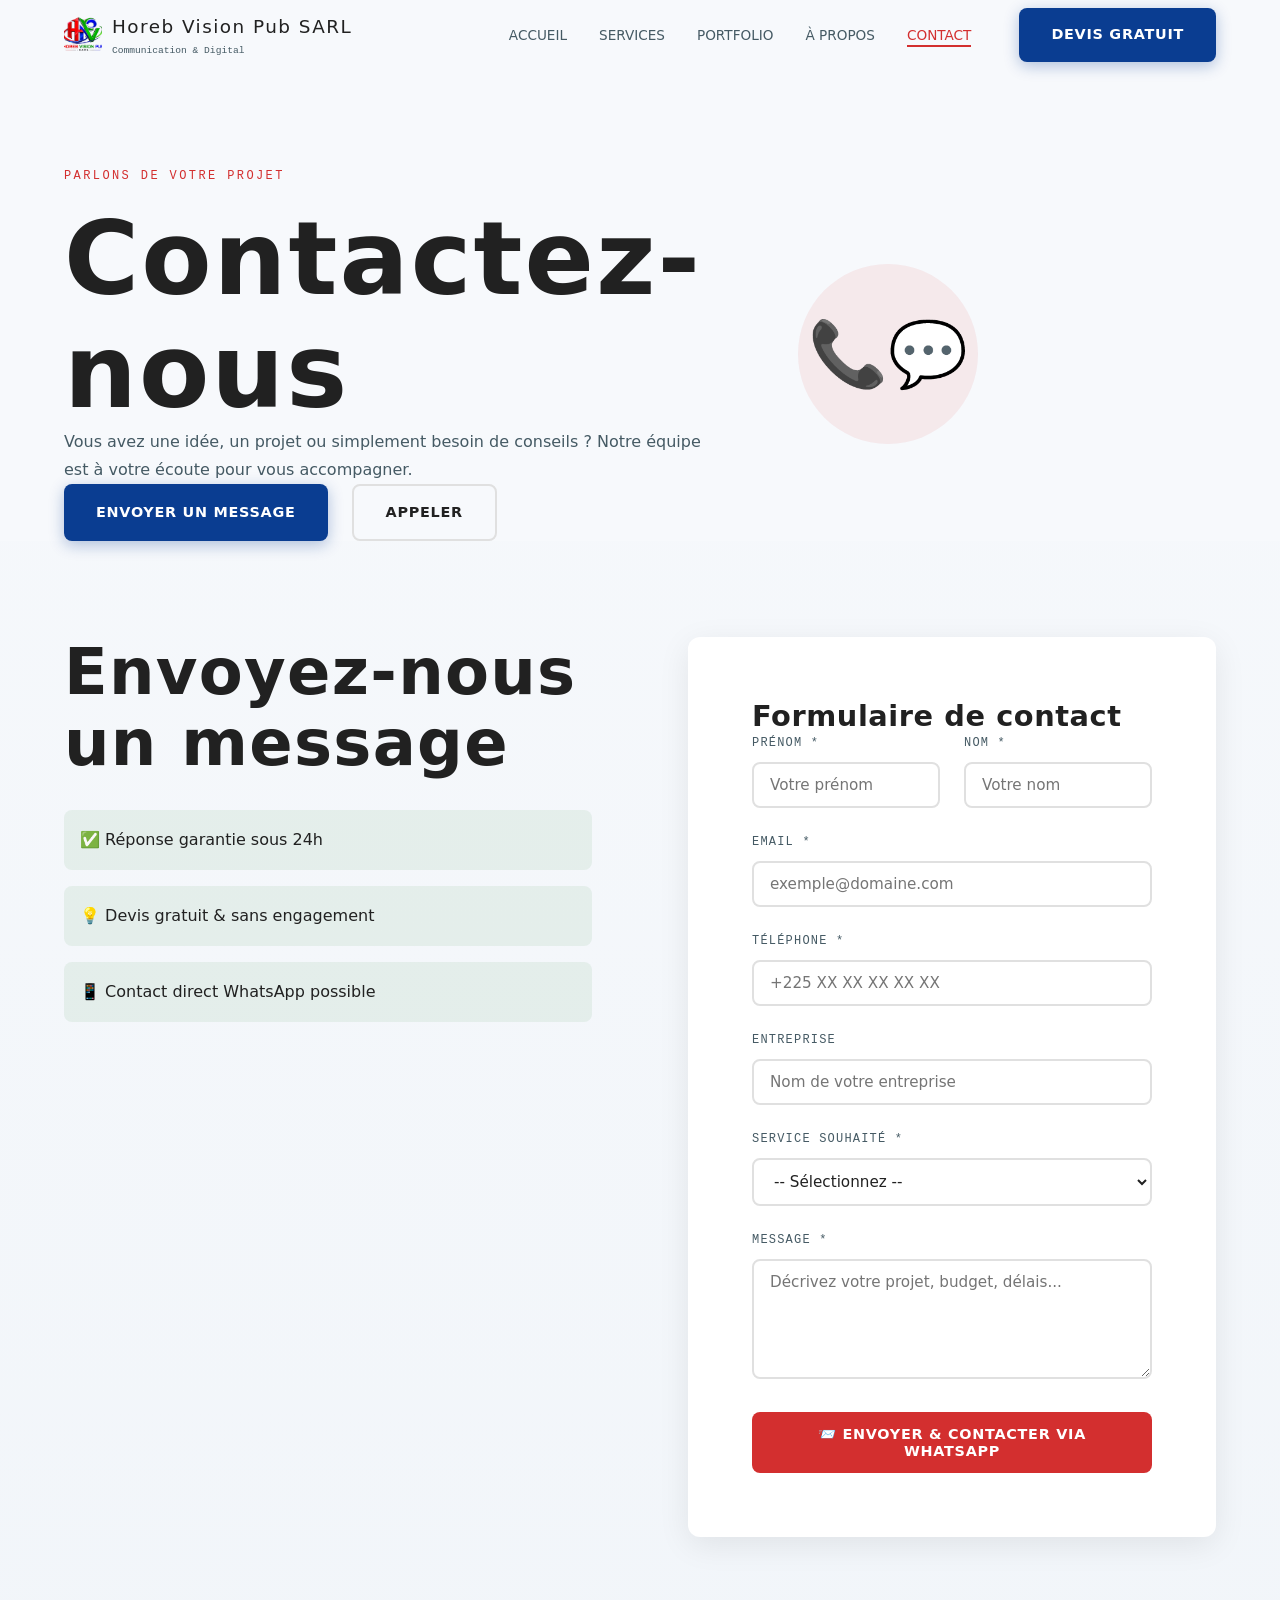
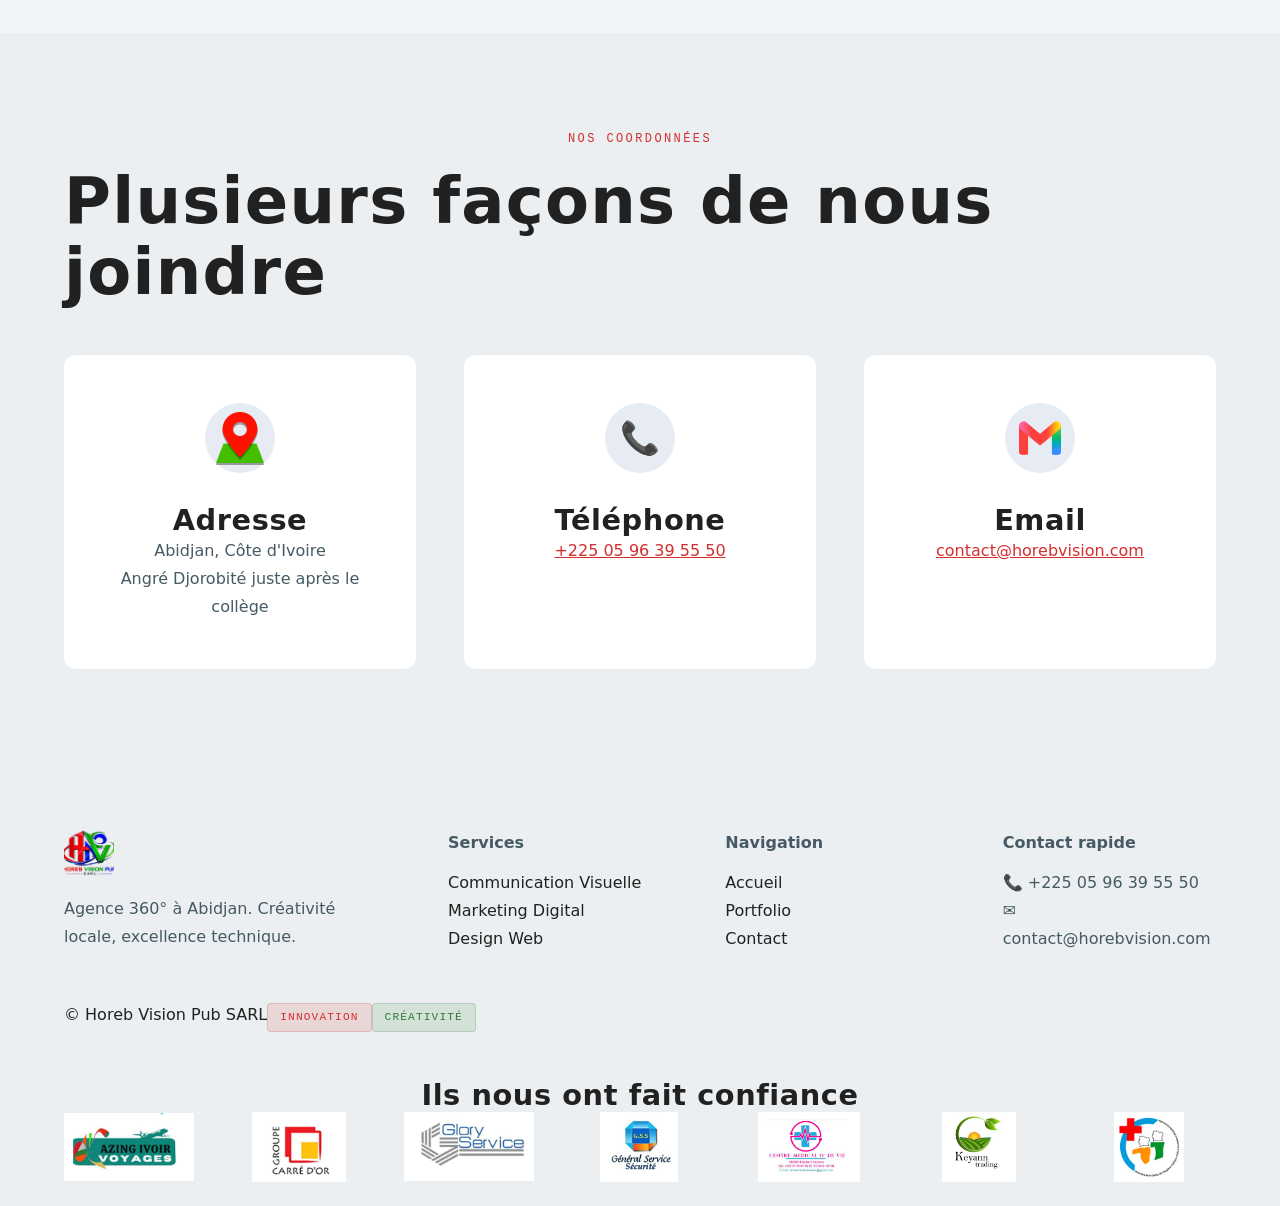
<file: contact.html>
<!DOCTYPE html>
<html lang="fr">
<head>
  <meta charset="UTF-8">
  <meta name="viewport" content="width=device-width, initial-scale=1.0">
  <title>Horeb Vision Pub — Contact · Abidjan</title>
  <meta name="description" content="Contactez Horeb Vision Pub à Abidjan pour vos projets de communication. Devis gratuit, conseils personnalisés.">
  <style>
/* ============================================
   VARIABLES CSS — HOREB VISION PUB
   Palette moderne et cohérente
   ============================================ */

:root {
  /* ── PALETTE OFFICIELLE ── */
  --primary: #0A3D91;     /* Bleu profond : titres, liens, boutons */
  --secondary: #D32F2F;   /* Rouge doux : accents, hover principaux */
  --accent: #2E7D32;      /* Vert moderne : validation, petites icônes */
  --light-bg: #F7F9FC;    /* Fond global clair */
  --light-grey: #ECEFF1;  /* Fond de sections */
  --text-dark: #212121;   /* Texte principal */
  --text-grey: #455A64;   /* Texte secondaire */

  /* ── COULEURS PRINCIPALES (mises à jour) ── */
  --hvp-red:        var(--secondary);   /* Rouge doux — CTA, accents */
  --hvp-green:      var(--accent);      /* Vert moderne — succès, validation */
  --hvp-blue:       var(--primary);     /* Bleu profond — confiance, tech */
  --hvp-black:      var(--text-dark);   /* Noir — texte principal */
  --hvp-white:      var(--light-bg);    /* Blanc cassé — fonds clairs */

  /* ── COULEURS SECONDAIRES ── */
  --hvp-gray:       var(--light-grey);  /* Fond sections clair */
  --hvp-gray-2:     #FFFFFF;            /* Fond cards blanc */
  --hvp-muted:      var(--text-grey);   /* Texte discret */
  --hvp-border:     #E0E0E0;            /* Bordures subtiles */

  /* ── DÉGRADÉS ── */
  --hvp-gradient-red:   linear-gradient(135deg, var(--secondary), #B71C1C);
  --hvp-gradient-dark:  linear-gradient(160deg, var(--light-bg) 0%, var(--light-grey) 100%);
  --hvp-gradient-tri:   linear-gradient(135deg, rgba(46,125,50,.3), rgba(10,61,145,.3), rgba(211,47,47,.3));

  /* ── TYPOGRAPHIE ── */
  --font-display: system-ui, -apple-system, BlinkMacSystemFont, "Segoe UI", sans-serif;   /* Titres grands, headers */
  --font-body:    system-ui, -apple-system, BlinkMacSystemFont, "Segoe UI", sans-serif;   /* Texte courant */
  --font-mono:    ui-monospace, SFMono-Regular, Menlo, Monaco, Consolas, "Liberation Mono", "Courier New", monospace;   /* Labels, codes */

  /* ── ESPACEMENTS (grille de 8px) ── */
  --space-xs:   8px;
  --space-sm:   16px;
  --space-md:   24px;
  --space-lg:   32px;
  --space-xl:   48px;
  --space-2xl:  64px;
  --space-3xl:  96px;

  /* ── BORDURES ── */
  --radius-sm:  4px;
  --radius-md:  8px;
  --radius-lg:  12px;

  /* ── TRANSITIONS ── */
  --transition-fast:   0.15s ease;
  --transition-base:   0.25s ease;
  --transition-slow:   0.4s ease;

  /* ── OMBRES ── */
  --shadow-red:   0 4px 16px rgba(211, 47, 47, 0.2);
  --shadow-card:  0 2px 12px rgba(0, 0, 0, 0.1);
  --shadow-hover: 0 8px 32px rgba(0, 0, 0, 0.15);
  --shadow-glow:  0 0 20px rgba(10, 61, 145, 0.3);

  /* ── ANIMATIONS ── */
  --anim-duration-fast: 0.15s;
  --anim-duration-base: 0.25s;
  --anim-duration-slow: 0.4s;
  --anim-easing: cubic-bezier(0.4, 0, 0.2, 1);
  --anim-easing-bounce: cubic-bezier(0.68, -0.55, 0.265, 1.55);
  --shadow-sm:    0 1px 4px rgba(0, 0, 0, 0.1);

  /* ── LAYOUT ── */
  --max-width: 1200px;
  --navbar-height: 70px;
}

/* ============================================
   BASE CSS — RESET & STYLES GÉNÉRAUX
   Horeb Vision Pub
   ============================================ */

/* ── RESET ── */
*, *::before, *::after {
  box-sizing: border-box;
  margin: 0;
  padding: 0;
}

html {
  font-size: 16px;
  scroll-behavior: smooth;
  -webkit-font-smoothing: antialiased;
}

body {
  font-family: var(--font-body), system-ui, -apple-system, BlinkMacSystemFont, "Segoe UI", sans-serif;
  background: linear-gradient(180deg, var(--light-bg) 0%, #eef3f8 100%);
  color: var(--text-dark);
  line-height: 1.75;
  font-size: 16px;
  text-rendering: optimizeLegibility;
  overflow-x: hidden;
}

img {
  max-width: 100%;
  display: block;
}

a {
  text-decoration: none;
  color: inherit;
}

ul, ol {
  list-style: none;
}

button {
  cursor: pointer;
  border: none;
  background: none;
  font-family: var(--font-body);
}

/* ── CONTENEUR PRINCIPAL ── */
.container {
  width: 100%;
  max-width: var(--max-width);
  margin: 0 auto;
  padding: 0 var(--space-md);
}

/* ── TYPOGRAPHIE GÉNÉRALE ── */
h1, h2, h3, h4, h5, h6 {
  font-family: var(--font-display);
  line-height: 1.1;
  letter-spacing: 0.02em;
}

h1 { font-size: clamp(3rem, 8vw, 7rem); }
h2 { font-size: clamp(2rem, 5vw, 4rem); }
h3 { font-size: clamp(1.2rem, 3vw, 1.8rem); }

p {
  font-size: 1rem;
  line-height: 1.75;
  color: var(--text-grey);
}

/* ── CLASSES UTILITAIRES ── */
.text-primary   { color: var(--primary); }
.text-secondary { color: var(--secondary); }
.text-accent    { color: var(--accent); }
.text-muted     { color: var(--text-grey); }

.section {
  padding: var(--space-3xl) 0;
}

.section-label {
  font-family: var(--font-mono);
  font-size: 0.75rem;
  letter-spacing: 0.2em;
  color: var(--secondary);
  text-transform: uppercase;
  margin-bottom: var(--space-sm);
}

.section-title {
  margin-bottom: var(--space-xl);
}

.section-title span {
  color: var(--secondary);
}

.section-label.centered {
  justify-content: center;
  display: flex;
}

/* ── BOUTONS ── */
.btn {
  display: inline-flex;
  align-items: center;
  gap: var(--space-xs);
  padding: 14px 32px;
  font-family: var(--font-body);
  font-weight: 600;
  font-size: 0.9rem;
  letter-spacing: 0.05em;
  border-radius: var(--radius-md);
  transition: all 0.3s cubic-bezier(0.4, 0, 0.2, 1);
  text-transform: uppercase;
  position: relative;
  overflow: hidden;
  cursor: pointer;
  text-decoration: none;
}

.btn::before {
  content: '';
  position: absolute;
  top: 0;
  left: -100%;
  width: 100%;
  height: 100%;
  background: linear-gradient(90deg, transparent, rgba(255,255,255,0.2), transparent);
  transition: left 0.5s ease;
}

.btn:hover::before {
  left: 100%;
}

.btn:active {
  transform: scale(0.98);
}

.btn-primary {
  background: var(--primary);
  color: white;
  box-shadow: 0 4px 15px rgba(10, 61, 145, 0.3);
}

.btn-primary:hover {
  background: linear-gradient(135deg, var(--primary), #003d91);
  transform: translateY(-3px) scale(1.02);
  box-shadow: 0 12px 30px rgba(10, 61, 145, 0.4);
}

.btn-outline {
  border: 2px solid #E0E0E0;
  color: var(--text-dark);
  background: transparent;
  position: relative;
}

.btn-outline::after {
  content: '';
  position: absolute;
  bottom: 0;
  left: 0;
  width: 0;
  height: 2px;
  background: var(--secondary);
  transition: width 0.3s ease;
}

.btn-outline:hover {
  border-color: var(--secondary);
  color: var(--secondary);
  transform: translateY(-3px) scale(1.02);
  box-shadow: 0 8px 20px rgba(211, 47, 47, 0.2);
}

.btn-outline:hover::after {
  width: 100%;
}

/* ── BADGE / TAG ── */
.badge {
  display: inline-block;
  font-family: var(--font-mono);
  font-size: 0.7rem;
  letter-spacing: 0.1em;
  padding: 4px 12px;
  border-radius: var(--radius-sm);
  text-transform: uppercase;
}

.badge-red   { background: rgba(211,47,47,.12);  color: var(--secondary);   border: 1px solid rgba(211,47,47,.2); }
.badge-green { background: rgba(46,125,50,.12);  color: var(--accent); border: 1px solid rgba(46,125,50,.2); }
.badge-blue  { background: rgba(10,61,145,.12);  color: var(--primary); border: 1px solid rgba(10,61,145,.2); }

/* ── FORMULAIRES ── */
.form-group {
  margin-bottom: var(--space-md);
}

.form-label {
  display: block;
  font-family: var(--font-mono);
  font-size: 0.75rem;
  letter-spacing: 0.1em;
  color: var(--text-grey);
  text-transform: uppercase;
  margin-bottom: var(--space-xs);
  transition: color 0.3s ease;
}

.form-input,
.form-select,
.form-textarea {
  width: 100%;
  padding: 12px 16px;
  border: 2px solid #E0E0E0;
  border-radius: var(--radius-md);
  font-family: var(--font-body);
  font-size: 0.95rem;
  color: var(--text-dark);
  background: white;
  transition: all 0.3s cubic-bezier(0.4, 0, 0.2, 1);
  outline: none;
}

.form-input:focus,
.form-select:focus,
.form-textarea:focus {
  border-color: var(--secondary);
  box-shadow: 0 0 0 3px rgba(211, 47, 47, 0.1);
  transform: translateY(-2px);
}

.form-textarea {
  resize: vertical;
  min-height: 120px;
}

.form-submit-btn {
  background: var(--secondary);
  color: white;
  border: none;
  padding: 14px 28px;
  border-radius: var(--radius-md);
  font-family: var(--font-body);
  font-weight: 600;
  font-size: 0.9rem;
  letter-spacing: 0.05em;
  text-transform: uppercase;
  cursor: pointer;
  transition: all 0.3s cubic-bezier(0.4, 0, 0.2, 1);
  position: relative;
  overflow: hidden;
  width: 100%;
}

.form-submit-btn:hover {
  background: linear-gradient(135deg, var(--secondary), #B71C1C);
  transform: translateY(-2px) scale(1.02);
  box-shadow: 0 8px 20px rgba(211, 47, 47, 0.3);
}

/* Validation states */
.form-input.valid, .form-select.valid, .form-textarea.valid {
  border-color: var(--accent);
  background-image: url('data:image/svg+xml;utf8,<svg xmlns="http://www.w3.org/2000/svg" width="16" height="16" viewBox="0 0 24 24" fill="none" stroke="%232E7D32" stroke-width="2" stroke-linecap="round" stroke-linejoin="round"><polyline points="20 6 9 17 4 12"></polyline></svg>');
  background-repeat: no-repeat;
  background-position: right 12px center;
  background-size: 18px;
  padding-right: 40px;
}
.form-input.invalid, .form-select.invalid, .form-textarea.invalid {
  border-color: var(--secondary);
  background-image: url('data:image/svg+xml;utf8,<svg xmlns="http://www.w3.org/2000/svg" width="16" height="16" viewBox="0 0 24 24" fill="none" stroke="%23D32F2F" stroke-width="2" stroke-linecap="round" stroke-linejoin="round"><circle cx="12" cy="12" r="10"></circle><line x1="12" y1="8" x2="12" y2="12"></line><line x1="12" y1="16" x2="12.01" y2="16"></line></svg>');
  background-repeat: no-repeat;
  background-position: right 12px center;
  background-size: 18px;
  padding-right: 40px;
}

/* ── NAVBAR ── */
.navbar {
  position: fixed;
  top: 0;
  left: 0;
  width: 100%;
  height: var(--navbar-height);
  z-index: 1000;
  transition: background var(--transition-base), box-shadow var(--transition-base);
}
.navbar.scrolled {
  background: rgba(255, 255, 255, 0.95);
  backdrop-filter: blur(12px);
  box-shadow: 0 1px 0 #E0E0E0;
}
.navbar-inner {
  display: flex;
  align-items: center;
  justify-content: space-between;
  height: 100%;
}
.navbar-logo {
  display: flex;
  align-items: center;
  gap: 10px;
}
.navbar-logo-icon {
  width: 38px;
  height: 38px;
  background: none;
  border-radius: var(--radius-md);
  display: flex;
  align-items: center;
  justify-content: center;
  overflow: hidden;
}
.navbar-logo-icon img {
  width: 100%;
  height: 100%;
  object-fit: cover;
}
.navbar-logo-name {
  font-family: var(--font-display);
  font-size: 1.15rem;
  color: var(--text-dark);
  letter-spacing: 0.08em;
}
.navbar-logo-sub {
  font-family: var(--font-mono);
  font-size: 0.6rem;
  color: var(--text-grey);
}
.navbar-menu {
  display: flex;
  align-items: center;
  gap: var(--space-xl);
}
.navbar-links {
  display: flex;
  gap: var(--space-lg);
}
.navbar-link {
  font-size: 0.85rem;
  font-weight: 500;
  color: var(--text-grey);
  text-transform: uppercase;
  transition: color var(--transition-fast);
  position: relative;
}
.navbar-link::after {
  content: '';
  position: absolute;
  bottom: -4px;
  left: 0;
  width: 0;
  height: 2px;
  background: var(--secondary);
  transition: width var(--transition-base);
}
.navbar-link:hover, .navbar-link.active {
  color: var(--secondary);
}
.navbar-link:hover::after, .navbar-link.active::after {
  width: 100%;
}
.navbar-burger {
  display: none;
  flex-direction: column;
  gap: 5px;
  cursor: pointer;
}
.navbar-burger span {
  width: 24px;
  height: 2px;
  background: var(--text-dark);
  transition: all var(--transition-base);
}
.navbar-mobile {
  display: none;
  position: fixed;
  top: var(--navbar-height);
  left: 0;
  width: 100%;
  background: white;
  padding: var(--space-md);
  flex-direction: column;
  gap: var(--space-sm);
  z-index: 999;
  box-shadow: 0 8px 24px rgba(0,0,0,0.1);
}
.navbar-mobile.open {
  display: flex;
}
@media (max-width: 900px) {
  .navbar-menu { display: none; }
  .navbar-burger { display: flex; }
}

/* ── HERO CONTACT ── */
.contact-hero {
  min-height: 50vh;
  padding-top: calc(var(--navbar-height) + var(--space-3xl));
  background: var(--light-bg);
}
.contact-hero-inner {
  display: grid;
  grid-template-columns: 1fr 1fr;
  gap: var(--space-3xl);
  align-items: center;
}
.hero-actions {
  display: flex;
  gap: var(--space-md);
  flex-wrap: wrap;
}
.contact-hero-icon {
  width: 180px;
  height: 180px;
  background: rgba(211,47,47,0.08);
  border-radius: 50%;
  display: flex;
  align-items: center;
  justify-content: center;
  font-size: 4rem;
}
.contact-form-section {
  padding: var(--space-3xl) 0;
}
.contact-form-inner {
  display: grid;
  grid-template-columns: 1fr 1fr;
  gap: var(--space-3xl);
}
.contact-form {
  background: white;
  padding: var(--space-2xl);
  border-radius: var(--radius-lg);
  box-shadow: 0 8px 32px rgba(0,0,0,0.08);
}
.contact-form-grid {
  display: grid;
  grid-template-columns: 1fr 1fr;
  gap: var(--space-md);
}
.contact-form-grid-full {
  grid-column: 1 / -1;
}
.contact-quick-info {
  margin-top: var(--space-lg);
  display: flex;
  flex-direction: column;
  gap: var(--space-sm);
}
.contact-quick-item {
  padding: var(--space-sm);
  background: rgba(46,125,50,0.08);
  border-radius: var(--radius-md);
  font-weight: 500;
}
.contact-info {
  background: var(--light-grey);
  padding: var(--space-3xl) 0;
}
.contact-info-grid {
  display: grid;
  grid-template-columns: repeat(auto-fit, minmax(250px, 1fr));
  gap: var(--space-xl);
}
.contact-info-card {
  background: white;
  padding: var(--space-xl);
  border-radius: var(--radius-lg);
  text-align: center;
  transition: 0.3s;
}
.contact-info-card:hover {
  transform: translateY(-6px);
  box-shadow: 0 16px 32px rgba(0,0,0,0.1);
}
.contact-info-icon {
  width: 70px;
  height: 70px;
  background: rgba(10,61,145,0.1);
  border-radius: 50%;
  display: flex;
  align-items: center;
  justify-content: center;
  font-size: 2rem;
  margin: 0 auto var(--space-lg);
  color: white;
}
.contact-map-placeholder {
  height: 300px;
  background: linear-gradient(135deg, var(--primary), var(--accent));
  border-radius: var(--radius-lg);
  display: flex;
  align-items: center;
  justify-content: center;
  color: white;
  font-size: 1.5rem;
}
.footer {
  background: var(--light-grey);
  padding: var(--space-2xl) 0 var(--space-md);
}
.footer-top {
  display: grid;
  grid-template-columns: 1.5fr 1fr 1fr 1fr;
  gap: var(--space-2xl);
  margin-bottom: var(--space-xl);
}
.sponsors {
  text-align: center;
  margin-top: var(--space-xl);
}
.sponsor-slider {
  overflow: hidden;
  width: 100%;
}
.sponsor-track {
  display: flex;
  gap: 40px;
  width: max-content;
  animation: scroll 25s linear infinite;
}
.sponsor-track img {
  width: 130px;
  height: 70px;
  object-fit: contain;
}
@keyframes scroll {
  0% { transform: translateX(0); }
  100% { transform: translateX(-50%); }
}
@media (max-width: 768px) {
  .contact-hero-inner, .contact-form-inner, .footer-top {
    grid-template-columns: 1fr;
  }
}
  </style>
</head>
<body>

<div class="loading-spinner" style="position:fixed;top:50%;left:50%;transform:translate(-50%,-50%);width:40px;height:40px;border:3px solid #0A3D91;border-top-color:#D32F2F;border-radius:50%;animation:spin 1s linear infinite;z-index:9999;"></div>

<nav class="navbar">
  <div class="container navbar-inner">
    <a href="index.html" class="navbar-logo">
      <div class="navbar-logo-icon"><img src="logohoreb.png" alt="logo"></div>
      <div><span class="navbar-logo-name">Horeb Vision Pub SARL</span><div class="navbar-logo-sub">Communication & Digital</div></div>
    </a>
    <div class="navbar-menu">
      <ul class="navbar-links">
        <li><a href="index.html" class="navbar-link">Accueil</a></li>
        <li><a href="services.html" class="navbar-link">Services</a></li>
        <li><a href="portfolio.html" class="navbar-link">Portfolio</a></li>
        <li><a href="a-propos.html" class="navbar-link">À Propos</a></li>
        <li><a href="contact.html" class="navbar-link active">Contact</a></li>
      </ul>
      <a href="#contact-form" class="btn btn-primary navbar-cta">Devis Gratuit</a>
    </div>
    <button class="navbar-burger" aria-label="Menu"><span></span><span></span><span></span></button>
  </div>
</nav>
<div class="navbar-mobile">
  <a href="index.html" class="navbar-mobile-link">Accueil</a>
  <a href="services.html" class="navbar-mobile-link">Services</a>
  <a href="portfolio.html" class="navbar-mobile-link">Portfolio</a>
  <a href="a-propos.html" class="navbar-mobile-link">À Propos</a>
  <a href="#contact-form" class="navbar-mobile-link">Contact</a>
  <a href="#contact-form" class="btn btn-primary">Devis Gratuit</a>
</div>

<section class="contact-hero">
  <div class="container contact-hero-inner">
    <div>
      <p class="section-label">Parlons de votre projet</p>
      <h1>Contactez-<span>nous</span></h1>
      <p>Vous avez une idée, un projet ou simplement besoin de conseils ? Notre équipe est à votre écoute pour vous accompagner.</p>
      <div class="hero-actions">
        <a href="#contact-form" class="btn btn-primary">Envoyer un message</a>
        <a href="tel:+2250596395550" class="btn btn-outline">Appeler</a>
      </div>
    </div>
    <div class="contact-hero-visual"><div class="contact-hero-icon">📞💬</div></div>
  </div>
</section>

<section class="contact-form-section" id="contact-form">
  <div class="container contact-form-inner">
    <div class="contact-form-content">
      <h2>Envoyez-nous un message</h2>
      <div class="contact-quick-info">
        <div class="contact-quick-item">✅ Réponse garantie sous 24h</div>
        <div class="contact-quick-item">💡 Devis gratuit & sans engagement</div>
        <div class="contact-quick-item">📱 Contact direct WhatsApp possible</div>
      </div>
    </div>
    <div class="contact-form">
      <h3>Formulaire de contact</h3>
      <form id="contactForm">
        <div class="contact-form-grid">
          <div class="form-group"><label class="form-label">Prénom *</label><input type="text" id="firstName" class="form-input" placeholder="Votre prénom" required></div>
          <div class="form-group"><label class="form-label">Nom *</label><input type="text" id="lastName" class="form-input" placeholder="Votre nom" required></div>
        </div>
        <div class="form-group"><label class="form-label">Email *</label><input type="email" id="email" class="form-input" placeholder="exemple@domaine.com" required></div>
        <div class="form-group"><label class="form-label">Téléphone *</label><input type="tel" id="phone" class="form-input" placeholder="+225 XX XX XX XX XX" required></div>
        <div class="form-group"><label class="form-label">Entreprise</label><input type="text" id="company" class="form-input" placeholder="Nom de votre entreprise"></div>
        <div class="form-group"><label class="form-label">Service souhaité *</label><select id="service" class="form-select" required><option value="">-- Sélectionnez --</option><option>Communication Visuelle</option><option>Design Web</option><option>Marketing Digital</option><option>Motion Design</option><option>Événementiel</option><option>Autre</option></select></div>
        <div class="form-group"><label class="form-label">Message *</label><textarea id="message" class="form-textarea" rows="5" placeholder="Décrivez votre projet, budget, délais..." required></textarea></div>
        <button type="submit" class="form-submit-btn">📨 Envoyer & Contacter via WhatsApp</button>
      </form>
    </div>
  </div>
</section>

<section class="contact-info">
  <div class="container">
    <div class="section-label centered">Nos coordonnées</div>
    <h2 class="section-title">Plusieurs façons de nous joindre</h2>
    <div class="contact-info-grid">
      <div class="contact-info-card"><div class="contact-info-icon"><img src="medias/addresse.png" alt=""></div><h3>Adresse</h3><p>Abidjan, Côte d'Ivoire<br>Angré Djorobité juste après le collège</p></div>
      <div class="contact-info-card"><div class="contact-info-icon">📞</div><h3>Téléphone</h3><p><a href="tel:+2250596395550">+225 05 96 39 55 50</a><br></p></div>
      <div class="contact-info-card"><div class="contact-info-icon"><img src="medias/icone_gmail.png" alt=""></div><h3>Email</h3><p><a href="mailto:contact@horebvision.com">contact@horebvision.com</a></p></div>
    </div>
  </div>
</section>

<footer class="footer">
  <div class="container">

    <div class="footer-top"><div><div class="footer-logo-icon" style="width:50px;height:50px;background:none;border-radius:12px;display:flex;align-items:center;justify-content:center;margin-bottom:16px;"><img src="logohoreb.png" style="width:100%;height:100%;object-fit:cover;border-radius:12px;"></div><p>Agence 360° à Abidjan. Créativité locale, excellence technique.</p></div><div><p class="footer-col-title">Services</p><a href="#">Communication Visuelle</a><br><a href="#">Marketing Digital</a><br><a href="#">Design Web</a></div><div><p class="footer-col-title">Navigation</p><a href="#">Accueil</a><br><a href="#">Portfolio</a><br><a href="#">Contact</a></div><div><p class="footer-col-title">Contact rapide</p><p>📞 +225 05 96 39 55 50</p><p>✉️contact@horebvision.com</p></div></div>
    <div class="footer-bottom"><span>© Horeb Vision Pub SARL</span><span class="badge badge-red">Innovation</span><span class="badge badge-green">Créativité</span></div>
    <section class="sponsors"><h3>Ils nous ont fait confiance</h3><div class="sponsor-slider"><div class="sponsor-track"><img src="azing_ivoire_voyage.png" alt="logo"><img src="groupe_carré_d'or.png" alt="logo"><img src="glory_service.png" alt="logo"><img src="general_service_securité.png" alt="logo"><img src="centre_medical_o'de vie.png" alt="logo"><img src="keyann_trading.png" alt="logo"><img src="ivoire_santé.png" alt="logo"><!-- duplicate for seamless --><img src="azing_ivoire_voyage.png" alt="logo"><img src="groupe_carré_d'or.png" alt="logo"><img src="glory_service.png" alt="logo"><img src="general_service_securité.png" alt="logo"><img src="centre_medical_o'de vie.png" alt="logo"><img src="keyann_trading.png" alt="logo"><img src="ivoire_santé.png" alt="logo"></div></div></section>
  </div>
</footer>

<script>
document.addEventListener('DOMContentLoaded', () => {
  // Navbar scroll + burger
  const navbar = document.querySelector('.navbar');
  window.addEventListener('scroll', () => navbar.classList.toggle('scrolled', window.scrollY > 20));
  const burger = document.querySelector('.navbar-burger');
  const mobileMenu = document.querySelector('.navbar-mobile');
  if(burger && mobileMenu) burger.addEventListener('click', () => { burger.classList.toggle('open'); mobileMenu.classList.toggle('open'); });
  document.querySelectorAll('.navbar-mobile-link').forEach(link => link.addEventListener('click', () => { mobileMenu.classList.remove('open'); burger.classList.remove('open'); }));
  setTimeout(() => { document.querySelector('.loading-spinner')?.remove(); document.body.classList.add('loaded'); }, 400);

  // FORMULAIRE avec redirection WhatsApp + email simulation
  const form = document.getElementById('contactForm');
  const whatsappNumber = '2250596395550'; // +225 05 96 39 55 50 sans le + pour l'URL
  const targetEmail = 'contact@horebvision.com';

  function validateForm() {
    let isValid = true;
    const required = form.querySelectorAll('[required]');
    required.forEach(field => {
      if(!field.value.trim()) { field.classList.add('invalid'); field.classList.remove('valid'); isValid = false; }
      else { field.classList.add('valid'); field.classList.remove('invalid'); }
    });
    const emailField = document.getElementById('email');
    const emailRegex = /^[^\s@]+@[^\s@]+\.[^\s@]+$/;
    if(emailField && emailField.value && !emailRegex.test(emailField.value)) { emailField.classList.add('invalid'); emailField.classList.remove('valid'); isValid = false; }
    const phoneField = document.getElementById('phone');
    if(phoneField && phoneField.value.trim() === '') { phoneField.classList.add('invalid'); isValid = false; }
    return isValid;
  }

  form.addEventListener('submit', async (e) => {
    e.preventDefault();
    if(!validateForm()) {
      alert('Veuillez remplir correctement tous les champs obligatoires (Prénom, Nom, Email, Téléphone, Service, Message).');
      return;
    }

    const firstName = document.getElementById('firstName').value.trim();
    const lastName = document.getElementById('lastName').value.trim();
    const email = document.getElementById('email').value.trim();
    const phone = document.getElementById('phone').value.trim();
    const company = document.getElementById('company').value.trim();
    const service = document.getElementById('service').value;
    const message = document.getElementById('message').value.trim();

    // Construction du message pré-défini pour WhatsApp et email
    const fullName = `${firstName} ${lastName}`;
    const whatsappMsg = `Bonjour Horeb Vision Pub, je souhaite être contacté pour un projet. %0A%0A📌 *Coordonnées* :%0A👤 Nom : ${fullName}%0A📧 Email : ${email}%0A📱 Téléphone : ${phone}%0A🏢 Entreprise : ${company || 'Non précisé'}%0A🎯 Service : ${service}%0A💬 Message : ${message}%0A%0AMerci de me recontacter rapidement.`;
    
    // Envoi d'un email via mailto (alternative discrète) mais aussi on ouvre WhatsApp en parallèle.
    // On va d'abord envoyer un mail (ouverture de mailto) puis redirection WhatsApp.
    const mailSubject = encodeURIComponent(`Nouvelle demande de contact - ${fullName}`);
    const mailBody = encodeURIComponent(`Nom : ${fullName}\nEmail : ${email}\nTéléphone : ${phone}\nEntreprise : ${company || 'Non spécifié'}\nService souhaité : ${service}\n\nMessage :\n${message}\n\n--\nEnvoyé depuis le formulaire de contact Horeb Vision Pub.`);
    const mailtoLink = `mailto:${targetEmail}?subject=${mailSubject}&body=${mailBody}`;

    // Afficher un bouton de confirmation avant d'ouvrir multiples actions
    const submitBtn = form.querySelector('.form-submit-btn');
    const originalText = submitBtn.textContent;
    submitBtn.textContent = 'Préparation de la demande...';
    submitBtn.disabled = true;

    try {
      // Ouvrir le client mail (dans un nouvel onglet léger) - mais sans bloquer l'utilisateur
      window.open(mailtoLink, '_blank');
      // Redirection vers WhatsApp après 500ms pour permettre l'ouverture mail
      setTimeout(() => {
        const whatsappUrl = `https://wa.me/${whatsappNumber}?text=${whatsappMsg}`;
        window.location.href = whatsappUrl;
        // Message de succès mais ne bloque pas
        alert('✅ Votre demande a été transmise ! Vous allez être redirigé vers WhatsApp pour finaliser la discussion. Un email a également été envoyé à notre équipe.');
        // Reset form après succès (optionnel mais pas reset pour ne pas perdre les infos)
        submitBtn.textContent = 'Demande envoyée ✓';
        submitBtn.style.background = 'var(--accent)';
        setTimeout(() => {
          submitBtn.textContent = originalText;
          submitBtn.disabled = false;
          submitBtn.style.background = '';
        }, 3000);
      }, 400);
    } catch(err) {
      alert("Une erreur s'est produite, veuillez réessayer.");
      submitBtn.disabled = false;
      submitBtn.textContent = originalText;
    }
  });
});
</script>
<style>@keyframes spin { to { transform: rotate(360deg); } } .footer-col-title { font-weight: bold; margin-bottom: 12px; } .contact-info-card a { color: var(--secondary); text-decoration: underline; }</style>
</body>
</html>
</file>
